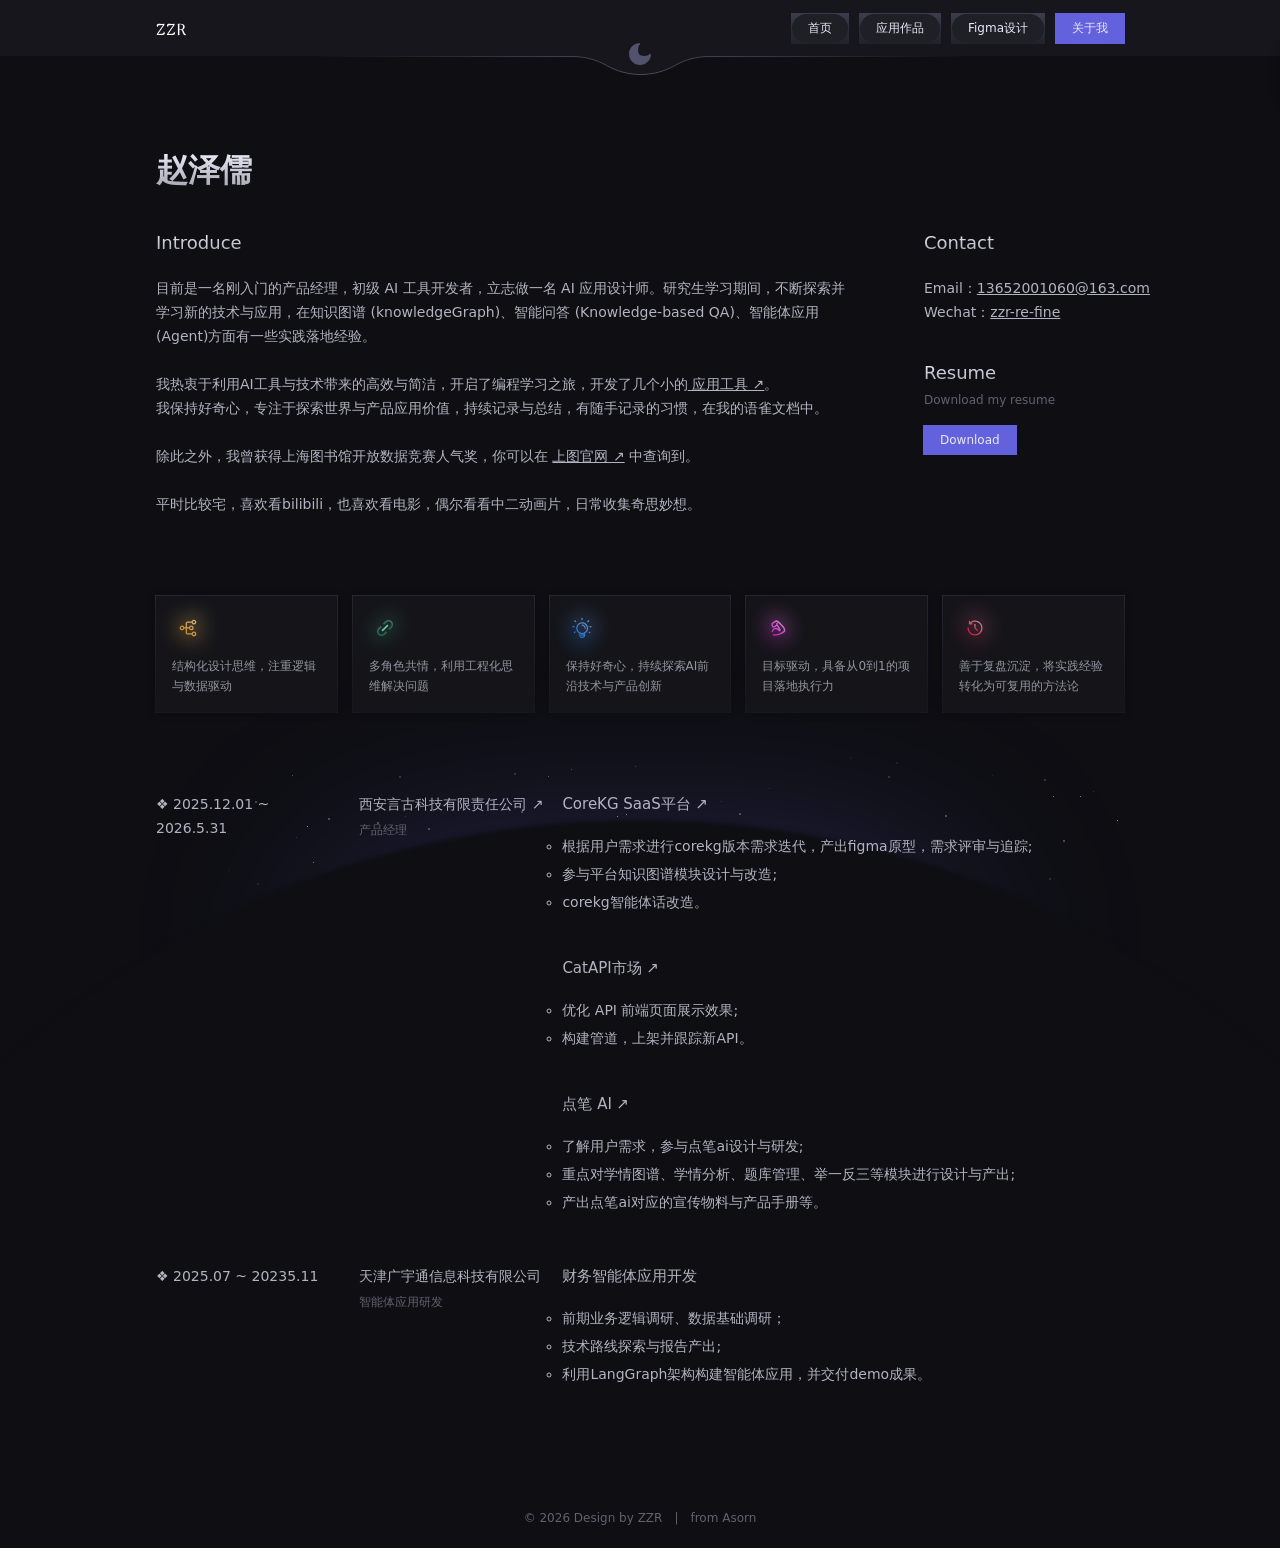
<file: about.html>
<!DOCTYPE html>
<html lang="zh-CN" style="color-scheme: dark;">
<head>
    <meta charset="UTF-8">
    <meta name="viewport" content="width=device-width, initial-scale=1.0">
    <title>zzr - About me</title>
    <link rel="stylesheet" href="./css/style.min.css">
    <link rel="shortcut icon" href="./assets/public/logo.svg"/>
</head>
<body>
    <canvas class="fireworks"></canvas>
    <div class="head">
        <div class="main">
            <a href="./index.html" class="logo"><img src="./assets/public/logo_text.svg"></a>
            <div class="menu">
                <li class="magical btn" onclick="window.location.href='./index.html'">首页</li>
                <li class="magical btn" onclick="window.location.href='./work.html'">应用作品</li>
                <li class="magical btn" onclick="window.location.href='./design.html'">Figma设计</li>
                <li class="magical btn nav" onclick="window.location.href='./about.html'">关于我</li>
            </div>
            <div class="menu" id="menu-expand">
                <li class="magical btn skin" id="menu-expand-child"><i class="icon menu-icon"></i></li>
            </div>
            <div id="menu-panel">
                <div class="menu-panel-content">
                    <li class="magical btn" onclick="window.location.href='./index.html'">首页</li>
                    <li class="magical btn" onclick="window.location.href='./work.html'">应用作品</li>
                    <li class="magical btn" onclick="window.location.href='./design.html'">Figma设计</li>
                    <li class="magical btn nav" onclick="window.location.href='./about.html'">关于我</li>
                </div>
            </div>
        </div>
        <blockquote><img src="./assets/public/logo.svg"></blockquote>
    </div>
    <div class="about">
        <div class="about-top">
            <div class="about-name">赵泽儒</div>
            <div class="about-info">
                <div class="about-info-left">
                    <div class="about-info-title">Introduce</div>
                    <div class="introduce-desc load-pro visible" data-i18n="about.intro" data-i18n-type="html">目前是一名刚入门的产品经理，初级 AI 工具开发者，立志做一名 AI 应用设计师。研究生学习期间，不断探索并学习新的技术与应用，在知识图谱 (knowledgeGraph)、智能问答 (Knowledge-based QA)、智能体应用 (Agent)方面有一些实践落地经验。<br><br>我热衷于利用AI工具与技术带来的高效与简洁，开启了编程学习之旅，开发了几个小的<a href="./work.html"> 应用工具 ↗</a>。<br>我保持好奇心，专注于探索世界与产品应用价值，持续记录与总结，有随手记录的习惯，在我的语雀文档中。<br><br>除此之外，我曾获得上海图书馆开放数据竞赛人气奖，你可以在 <a href="https://opendata.library.sh.cn/news/2024/10/14/" target="_blank">上图官网 ↗</a> 中查询到。<br><br>平时比较宅，喜欢看bilibili，也喜欢看电影，偶尔看看中二动画片，日常收集奇思妙想。<br><br></div>
                </div>

                

                <div class="about-info-right">
                    <div class="contact">
                        <div class="about-info-title">Contact</div>
                        <div class="contact-desc">
                            <div class="list">
                                <div class="list-label">Email：</div>
                                <div href="javascript:" class="list-value" id="email" tabindex="0" role="button"  title="点击复制邮箱">
                                    <a id="emailCopied">13652001060@163.com</a>
                                </div>
                                <span class="list-value copied">copied&nbsp;✓</span>
                            </div>
                            <div class="list">
                                <div class="list-label">Wechat：</div>
                                <div class="list-value">
                                    <a class="tooltip">zzr-re-fine
                                        <div class="tooltip-box">
                                            <img src="./assets/about/wechat.png">
                                        </div>
                                    </a>
                                </div>
                            </div>
                        </div>
                    </div>
                    <div class="resume">
                        <div class="about-info-title resume-title">Resume</div>
                        <div class="resume-desc">
                            <div class="resume-desc-helptext">Download my resume</div>
                            <div class="magical resume-btn"><a href="./assets/about/赵泽儒-简历.pdf" download="赵泽儒-简历.pdf">Download</a></div>
                        </div>
                    </div>
                </div>
            </div>
        </div>
        <div class="about-middle">
            <div class="power">
                <div class="list-00">
                    
                </div>
                <div class="list-01">
                    <div class="magical power-card">
                        <a>
                            <div class="card-img" style="background-image: url('./assets/about/logic.svg')"></div>
                            <div class="card-text">结构化设计思维，注重逻辑与数据驱动</div>
                        </a>
                    </div>
                    <div class="magical power-card">
                        <a>
                            <div class="card-img" style="background-image: url('./assets/about/pin.svg')"></div>
                            <div class="card-text">多角色共情，利用工程化思维解决问题</div>
                        </a>
                    </div>
                    <div class="magical power-card">
                        <a>
                            <div class="card-img" style="background-image: url('./assets/about/idea.svg')"></div>
                            <div class="card-text">保持好奇心，持续探索AI前沿技术与产品创新</div>
                        </a>
                    </div>
                    <div class="magical power-card">
                        <a>
                            <div class="card-img" style="background-image: url('./assets/about/power.svg')"></div>
                            <div class="card-text">目标驱动，具备从0到1的项目落地执行力</div>
                        </a>
                    </div>
                    <div class="magical power-card">
                        <a>
                            <div class="card-img" style="background-image: url('./assets/about/history.svg')"></div>
                            <div class="card-text">善于复盘沉淀，将实践经验转化为可复用的方法论</div>
                        </a>
                    </div>
                </div>
            </div>
        </div>
        <div class="about-bottom">
            <div class="experience">
                <div class="item">
                    <div class="time">❖ 2025.12.01 ~ 2026.5.31</div>
                    <div class="name">
                        <div class="company"><a href="https://yygu.cn/" target="_blank">西安言古科技有限责任公司 ↗</a></div>
                        <div class="job">产品经理</div>
                    </div>
                    <div class="project-experience">
                        <div class="item">
                            <div class="title">
                                <a class="project-link" href="https://corekg.com/" target="_blank">CoreKG SaaS平台 ↗</a>
                            </div>
                            <div class="desc">
                                <ul>
                                    <li>根据用户需求进行corekg版本需求迭代，产出figma原型，需求评审与追踪;</li>
                                    <li>参与平台知识图谱模块设计与改造;</li>
                                    <li>corekg智能体话改造。</li>
                                </ul>
                            </div>
                        </div>
                        <div class="item">
                            <div class="title">
                                <a class="project-link" href="https://catapi.insmtx.com/home" target="_blank">CatAPI市场 ↗</a>
                            </div>
                            <div class="desc">
                                <ul>
                                    <li>优化 API 前端页面展示效果;</li>
                                    <li>构建管道，上架并跟踪新API。</li>
                                </ul>
                            </div>
                        </div>
                         <div class="item">
                            <div class="title"><a class="project-link" href="https://dotpen.cn/" target="_blank">点笔 AI ↗</a></div>
                            <div class="desc">
                                <ul>
                                    <li>了解用户需求，参与点笔ai设计与研发;</li>
                                    <li>重点对学情图谱、学情分析、题库管理、举一反三等模块进行设计与产出;</li>
                                    <li>产出点笔ai对应的宣传物料与产品手册等。</li>
                                </ul>
                            </div>
                        </div>
                    </div>
                </div>
                <div class="item">
                    <div class="time">❖ 2025.07 ~ 20235.11</div>
                    <div class="name">
                        <div class="company"><a>天津广宇通信息科技有限公司</a></div>
                        <div class="job">智能体应用研发</div>
                    </div>
                    <div class="project-experience">
                        <div class="item">
                            <div class="title"><a>财务智能体应用开发</a></div>
                            <div class="desc">
                                <ul>
                                    <li>前期业务逻辑调研、数据基础调研；</li>
                                    <li>技术路线探索与报告产出;</li>
                                    <li>利用LangGraph架构构建智能体应用，并交付demo成果。</li>
                                </ul>
                            </div>
                        </div>
                    </div>
                </div>
            </div>
        </div>
    </div>
    <div class="footer">
        <div class="copyright">
            <div>© 2026 Design by <a href="https://asorn.cn/" target="_blank">ZZR</a></div>
            <span>|</span>
            <div class="fillings">
                <a href="https://asorn.cn/" target="_blank">from Asorn</a>
            </div>
            
            
        </div>
    </div>
    <div class="widget">
        <div class="shape-light"></div>
        <div class="shape-star">
            <div class="rising-stars rising-stars-visible">
                <div style="height:1px;width:1px"></div>
                <div style="height:2px;width:2px"></div>
                <div style="height:1px;width:1px"></div>
            </div>
        </div>
        <div class="shape-earth"></div>
    </div>
</body>
<script src="./js/main.min.js"></script>
<script src='./js/anime.js'></script>
<script src='./js/firework.js'></script>
</html>
</file>
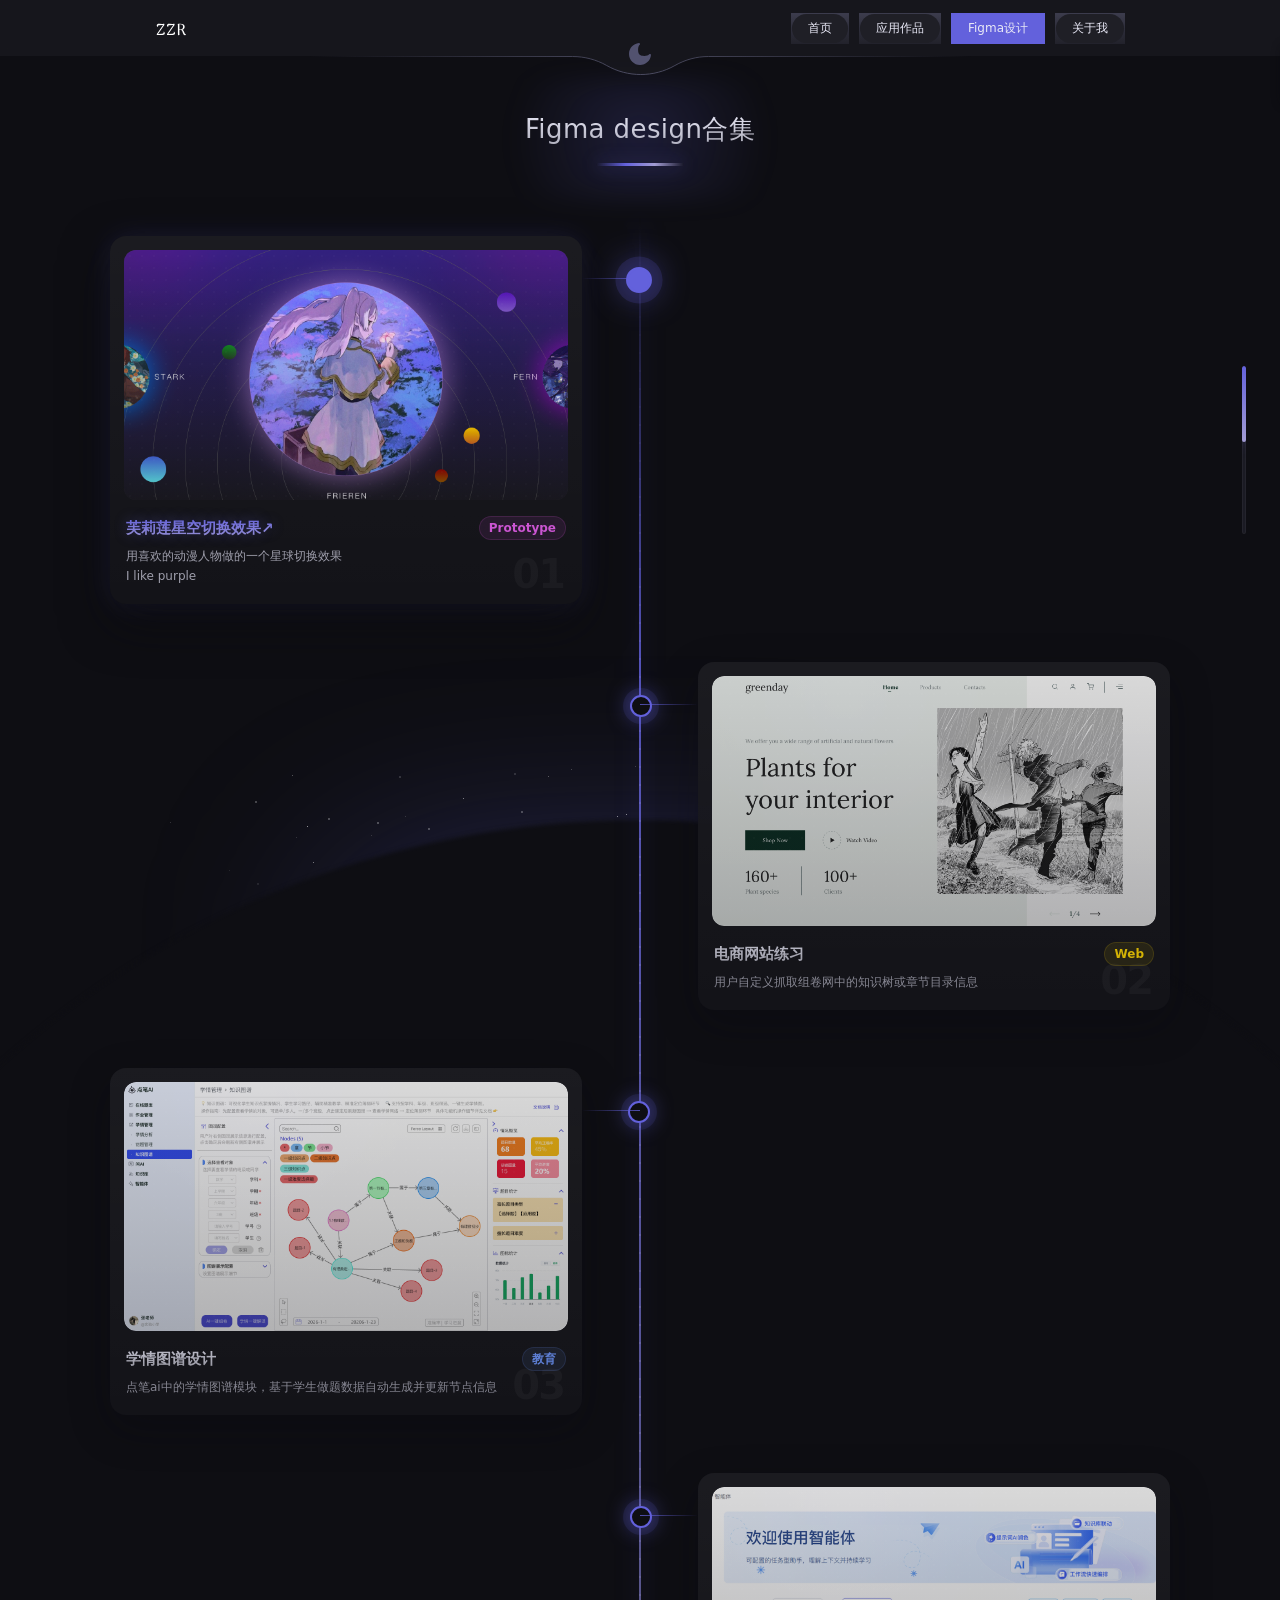
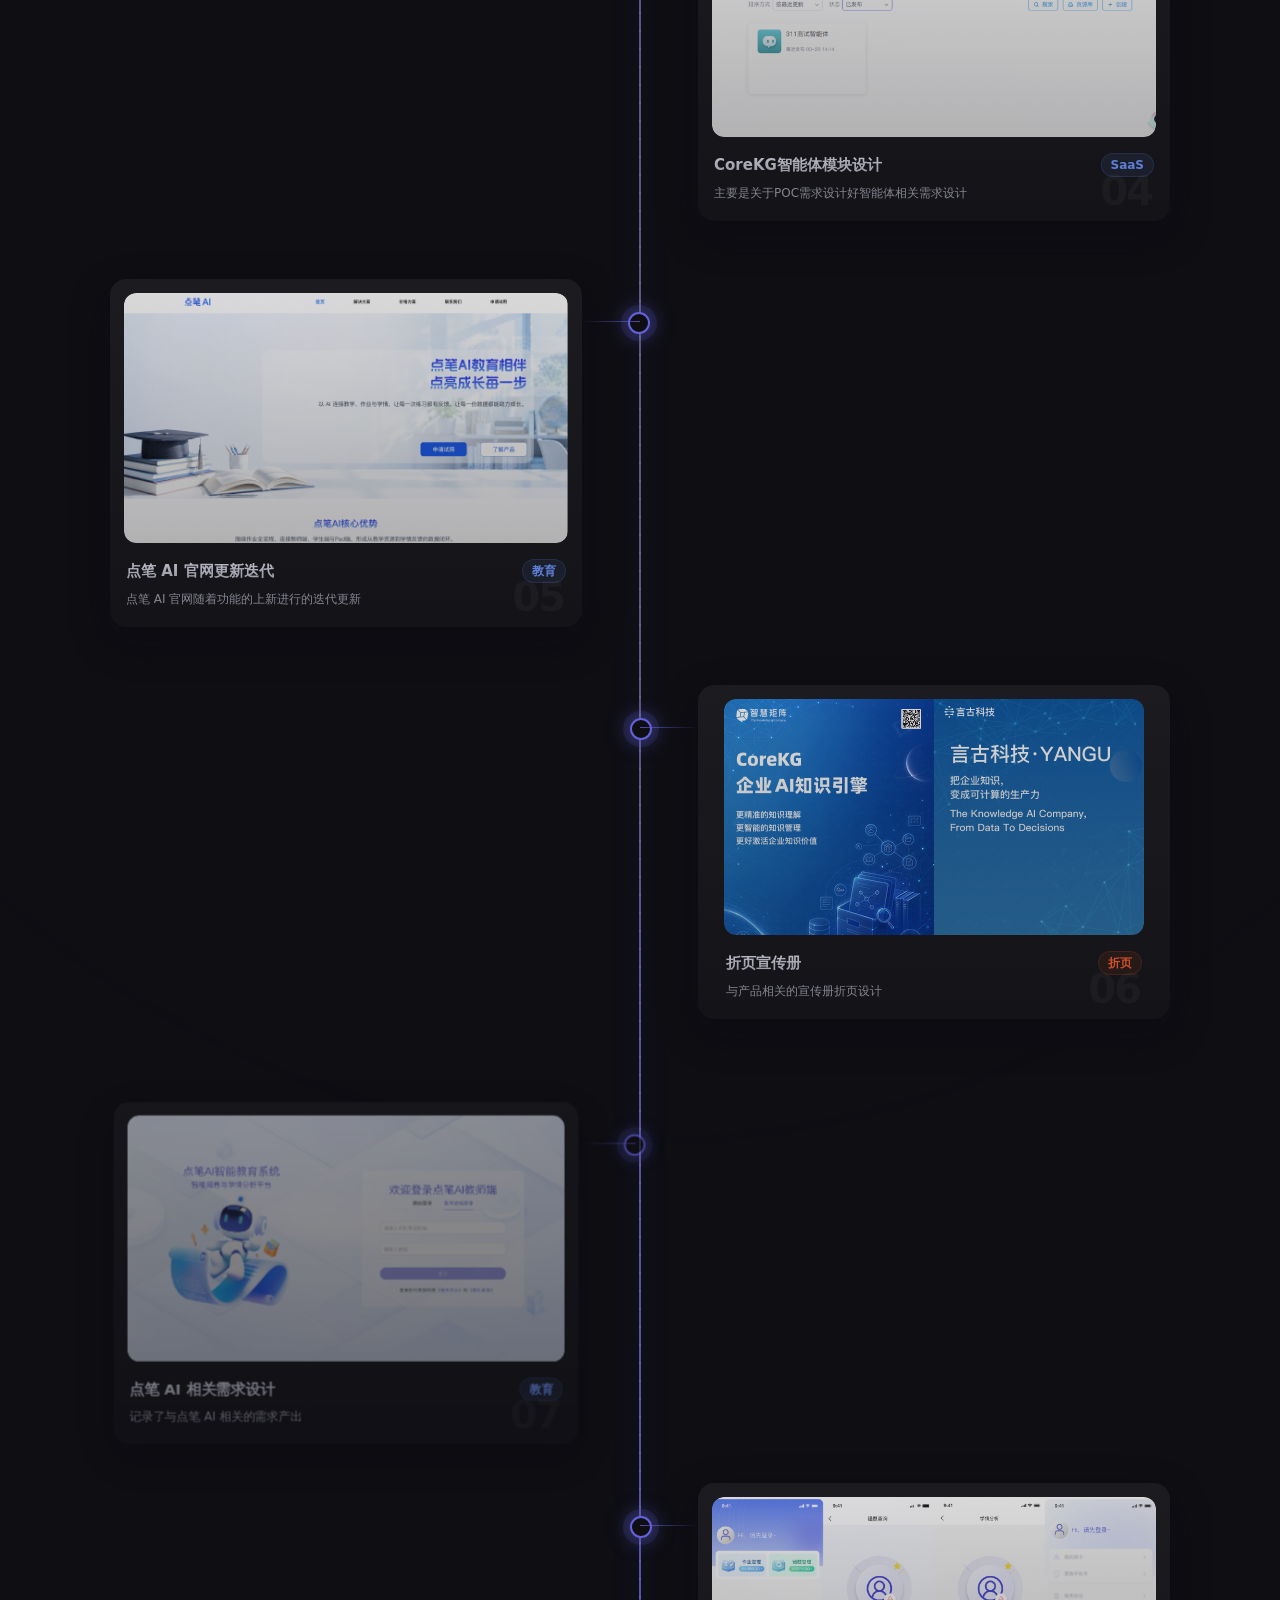
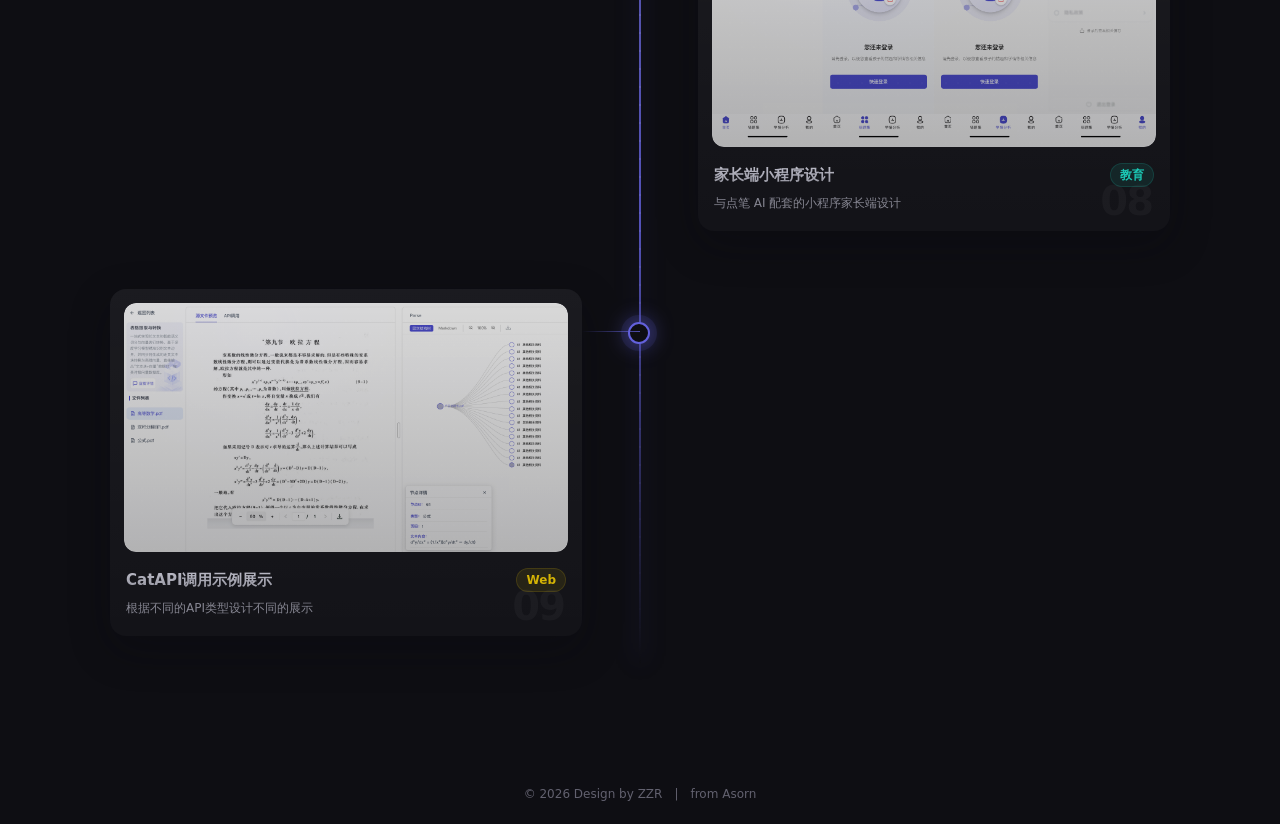
<file: design.html>
<!DOCTYPE html>
<html lang="zh-CN" style="color-scheme: dark;">
<head>
    <meta charset="UTF-8">
    <meta name="viewport" content="width=device-width, initial-scale=1.0">
    <title>zzr - Designs</title>
    <link rel="stylesheet" href="./css/style.min.css">
    <link rel="shortcut icon" href="./assets/public/logo.svg" />
</head>
<body>
    <canvas class="fireworks"></canvas>
    <div class="head">
        <div class="main">
            <a href="./index.html" class="logo"><img src="./assets/public/logo_text.svg"></a>
            <div class="menu">
                <li class="magical btn" onclick="window.location.href='./index.html'">首页</li>
                <li class="magical btn" onclick="window.location.href='./work.html'">应用作品</li>
                <li class="magical btn nav" onclick="window.location.href='./design.html'">Figma设计</li>
                <li class="magical btn" onclick="window.location.href='./about.html'">关于我</li>
            </div>
            <div class="menu" id="menu-expand">
                <li class="magical btn skin" id="menu-expand-child"><i class="icon menu-icon"></i></li>
            </div>
            <div id="menu-panel">
                <div class="menu-panel-content">
                    <li class="magical btn" onclick="window.location.href='./index.html'">首页</li>
                    <li class="magical btn" onclick="window.location.href='./work.html'">应用作品</li>
                    <li class="magical btn nav" onclick="window.location.href='./design.html'">Figma设计</li>
                    <li class="magical btn" onclick="window.location.href='./about.html'">关于我</li>
                </div>
            </div>
        </div>
        <blockquote><img src="./assets/public/logo.svg"></blockquote>
    </div>
    <div class="work design-timeline design-asorn">
        <div class="scroll-indicator" aria-hidden="true">
            <div class="scroll-thumb"></div>
        </div>

            <div class="work-title">
                <div class="title-hi">Figma design合集</div>
                <div class="title-line"></div>
            </div>

            <div class="card-list">
                <div class="magical item">
                    <a href="https://www.figma.com/proto/l603la9IdpBMPHW7kCk4aG/Practices?page-id=0%3A1&node-id=18-3&viewport=1015%2C287%2C0.35&t=mDRXp63EItwwCw0U-1&scaling=min-zoom&content-scaling=fixed&starting-point-node-id=18%3A3" target="_blank">
                        <div class="dark"><img class="cover" src="./assets/design/插画1.png"></div>
                        <div class="text">
                            <div class="title-area">
                                <div class="title">
                                    <div class="name">芙莉莲星空切换效果</div>
                                    <div class="name link"> ↗</div>
                                </div>
                                <div class="tag tag-prototype">Prototype</div>
                            </div>
                            <div class="desc">用喜欢的动漫人物做的一个星球切换效果<br>I like purple</div>
                        </div>
                    </a>
                </div>
                <div class="magical item">
                    <a href="https://www.figma.com/proto/l603la9IdpBMPHW7kCk4aG/Practices?page-id=0%3A1&node-id=35-2&viewport=358%2C567%2C0.39&t=osBiV75xOZ38YAFb-1&scaling=min-zoom&content-scaling=fixed&starting-point-node-id=18%3A3" target="_blank">
                        <div class="dark"><img class="cover" src="./assets/design/插画2.png"></div>
                        <div class="text">
                            <div class="title-area">
                                <div class="title">
                                    <div class="name">电商网站练习</div>
                                    <div class="name link"> ↗</div>
                                </div>
                                <div class="tag tag-web">Web</div>
                            </div>
                            <div class="desc">用户自定义抓取组卷网中的知识树或章节目录信息</div>
                        </div>
                    </a>
                </div>
                <div class="magical item">
                    <a href="https://www.figma.com/design/EbBfOAhkXgsVBSmjxDuw8y/Figma%E7%B4%A0%E6%9D%90%E6%94%B6%E9%9B%86?node-id=1-4063&t=e3NcdOePy6y6gy0I-4" target="_blank">
                        <div class="dark"><img class="cover" src="./assets/design/插画4.png"></div>
                        <div class="text">
                            <div class="title-area">
                                <div class="title">
                                    <div class="name">学情图谱设计</div>
                                    <div class="name link"> ↗</div>
                                </div>
                                <div class="tag tag-site">教育</div>
                            </div>
                            <div class="desc">点笔ai中的学情图谱模块，基于学生做题数据自动生成并更新节点信息</div>
                        </div>
                    </a>
                </div>
                <div class="magical item">
                    <a href="https://www.figma.com/design/EbBfOAhkXgsVBSmjxDuw8y/Figma%E7%B4%A0%E6%9D%90%E6%94%B6%E9%9B%86?node-id=1-56165&t=e3NcdOePy6y6gy0I-1" target="_blank">
                        <div class="dark"><img class="cover" src="./assets/design/插画7.png"></div>
                        <div class="text">
                            <div class="title-area">
                                <div class="title">
                                    <div class="name">CoreKG智能体模块设计</div>
                                    <div class="name link"> ↗</div>
                                </div>
                                <div class="tag tag-site">SaaS</div>
                            </div>
                            <div class="desc">主要是关于POC需求设计好智能体相关需求设计</div>
                        </div>
                    </a>
                </div>
                <div class="magical item">
                    <a href="https://www.figma.com/design/EbBfOAhkXgsVBSmjxDuw8y/Figma%E7%B4%A0%E6%9D%90%E6%94%B6%E9%9B%86?node-id=1-23578&t=e3NcdOePy6y6gy0I-1" target="_blank">
                        <div class="dark"><img class="cover" src="./assets/design/插画8.png"></div>
                        <div class="text">
                            <div class="title-area">
                                <div class="title">
                                    <div class="name">点笔 AI 官网更新迭代</div>
                                    <div class="name link"> ↗</div>
                                </div>
                                <div class="tag tag-site">教育</div>
                            </div>
                            <div class="desc">点笔 AI 官网随着功能的上新进行的迭代更新</div>
                        </div>
                    </a>
                </div>
                <div class="magical item">
                    <a href="https://www.figma.com/design/EbBfOAhkXgsVBSmjxDuw8y/Figma%E7%B4%A0%E6%9D%90%E6%94%B6%E9%9B%86?node-id=1-32048&t=e3NcdOePy6y6gy0I-1" target="_blank">
                        <div class="dark"><img class="cover" src="./assets/design/插画9.png"></div>
                        <div class="text">
                            <div class="title-area">
                                <div class="title">
                                    <div class="name">折页宣传册</div>
                                    <div class="name link"> ↗</div>
                                </div>
                                <div class="tag tag-pamphlet">折页</div>
                            </div>
                            <div class="desc">与产品相关的宣传册折页设计</div>
                        </div>
                    </a>
                </div>
                
                <div class="magical item">
                    <a href="https://www.figma.com/design/EbBfOAhkXgsVBSmjxDuw8y/Figma%E7%B4%A0%E6%9D%90%E6%94%B6%E9%9B%86?node-id=1-54190&t=e3NcdOePy6y6gy0I-4" target="_blank">
                        <div class="dark"><img class="cover" src="./assets/design/插画5.png"></div>
                        <div class="text">
                            <div class="title-area">
                                <div class="title">
                                    <div class="name">点笔 AI 相关需求设计</div>
                                    <div class="name link"> ↗</div>
                                </div>
                                <div class="tag tag-site">教育</div>
                            </div>
                            <div class="desc">记录了与点笔 AI 相关的需求产出</div>
                        </div>
                    </a>
                </div>
                <div class="magical item">
                    <a href="https://www.figma.com/design/EbBfOAhkXgsVBSmjxDuw8y/Figma%E7%B4%A0%E6%9D%90%E6%94%B6%E9%9B%86?node-id=2-75526&t=e3NcdOePy6y6gy0I-4" target="_blank">
                        <div class="dark"><img class="cover" src="./assets/design/插画6.png"></div>
                        <div class="text">
                            <div class="title-area">
                                <div class="title">
                                    <div class="name">家长端小程序设计</div>
                                    <div class="name link"> ↗</div>
                                </div>
                                <div class="tag tag-app">教育</div>
                            </div>
                            <div class="desc">与点笔 AI 配套的小程序家长端设计</div>
                        </div>
                    </a>
                </div>
               
                <div class="magical item">
                    <a href="https://www.figma.com/design/EbBfOAhkXgsVBSmjxDuw8y/Figma%E7%B4%A0%E6%9D%90%E6%94%B6%E9%9B%86?node-id=1-8&t=e3NcdOePy6y6gy0I-4" target="_blank">
                        <div class="dark"><img class="cover" src="./assets/design/插画3.png"></div>
                        <div class="text">
                            <div class="title-area">
                                <div class="title">
                                    <div class="name">CatAPI调用示例展示</div>
                                    <div class="name link"> ↗</div>
                                </div>
                                <div class="tag tag-web">Web</div>
                            </div>
                            <div class="desc">根据不同的API类型设计不同的展示</div>
                        </div>
                    </a>
                </div>



            </div>
        </div>
        <div class="footer">
            <div class="copyright">
            <div>© 2026 Design by <a href="https://asorn.cn/" target="_blank">ZZR</a></div>
            <span>|</span>
            <div class="fillings">
                <a href="https://asorn.cn/" target="_blank">from Asorn</a>
            </div>
        
            
            </div>
        </div>
        <div class="widget">
            <div class="shape-light"></div>
            <div class="shape-star">
                <div class="rising-stars rising-stars-visible">
                    <div style="height:1px;width:1px"></div>
                    <div style="height:2px;width:2px"></div>
                    <div style="height:1px;width:1px"></div>
                </div>
            </div>
            <div class="shape-earth"></div>
        </div>
</body>
<script>
    window.addEventListener("mousemove", function (e) {
        document.querySelectorAll(".magical").forEach(element => {
            const rect = element.getBoundingClientRect();
            const offsetX = e.clientX - rect.left;
            const offsetY = e.clientY - rect.top;
            element.style.setProperty("--mouse-x", `${offsetX}px`);
            element.style.setProperty("--mouse-y", `${offsetY}px`);
        });
    });
</script>
<script>
    (function () {
        const root = document.querySelector(".design-asorn");
        if (!root) return;

        const items = Array.from(root.querySelectorAll(".card-list .item"));
        const thumb = root.querySelector(".scroll-thumb");

        function updateDesignTimeline() {
            const maxScroll = Math.max(document.documentElement.scrollHeight - window.innerHeight, 1);
            const progress = Math.min(Math.max(window.scrollY / maxScroll, 0), 1);

            if (thumb) {
                const indicator = thumb.parentElement;
                const trackHeight = indicator ? indicator.clientHeight : 160;
                const thumbHeight = Math.max(44, Math.min(trackHeight * 0.45, trackHeight - 8));
                const moveY = (trackHeight - thumbHeight) * progress;
                thumb.style.height = thumbHeight + "px";
                thumb.style.transform = "translateY(" + moveY + "px)";
            }

            let closestItem = null;
            let closestDistance = Infinity;
            const viewportCenter = window.innerHeight / 2;

            items.forEach(function (item) {
                const rect = item.getBoundingClientRect();
                const itemCenter = rect.top + rect.height / 2;
                const distance = Math.abs(itemCenter - viewportCenter);

                if (distance < closestDistance) {
                    closestDistance = distance;
                    closestItem = item;
                }

                if (rect.top < window.innerHeight * 0.88 && rect.bottom > window.innerHeight * 0.12) {
                    item.classList.add("visible");
                }
            });

            items.forEach(function (item) {
                item.classList.toggle("active", item === closestItem);
            });
        }

        updateDesignTimeline();
        window.addEventListener("scroll", updateDesignTimeline, { passive: true });
        window.addEventListener("resize", updateDesignTimeline);
    })();
</script>

<script src="./js/main.min.js"></script>
<script src='./js/anime.js'></script>
<script src='./js/firework.js'></script>
</html>
</file>
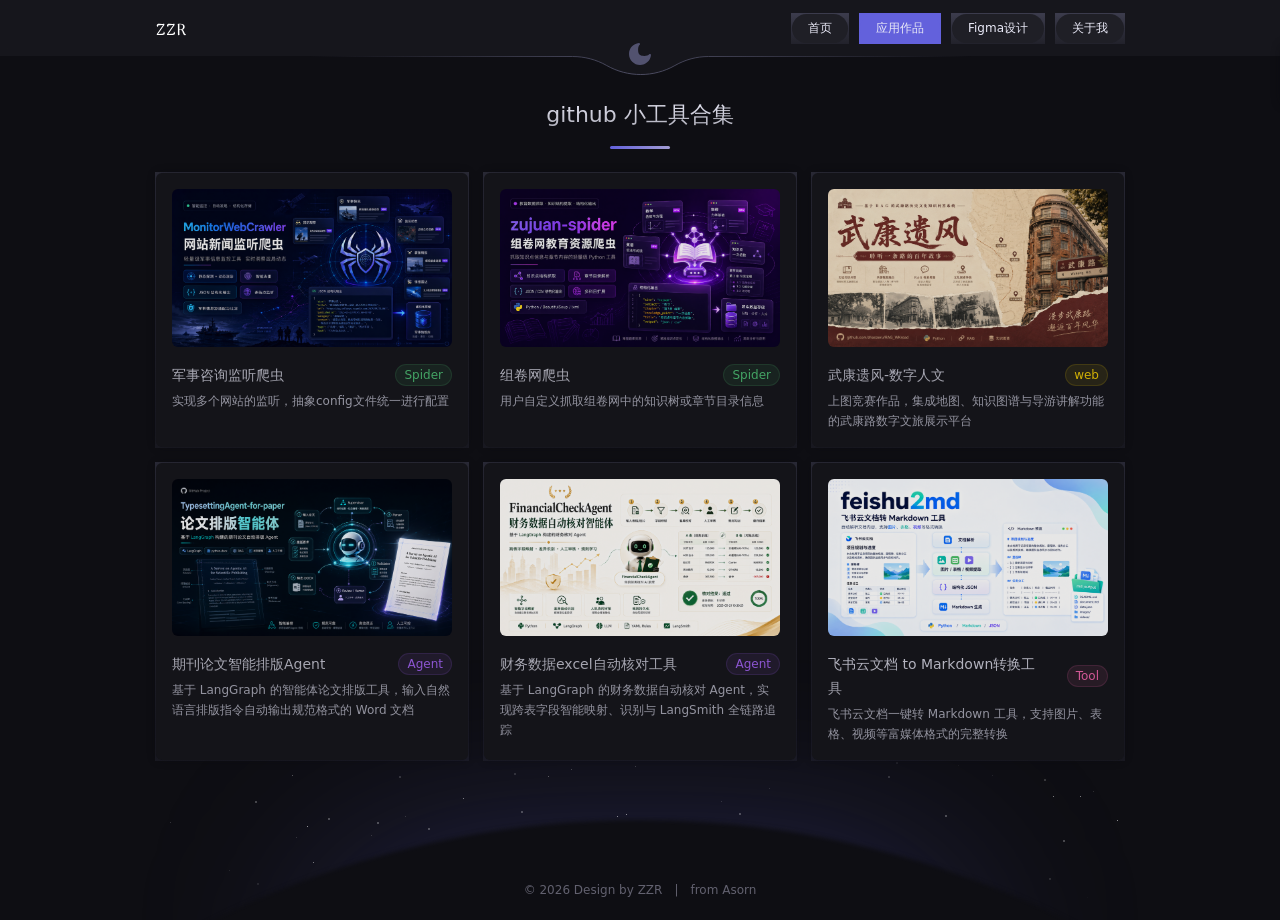
<file: work.html>
<!DOCTYPE html>
<html lang="zh-CN" style="color-scheme: dark;">
<head>
    <meta charset="UTF-8">
    <meta name="viewport" content="width=device-width, initial-scale=1.0">
    <title>zzr - Works</title>
    <link rel="stylesheet" href="./css/style.min.css">
    <link rel="shortcut icon" href="./assets/public/logo.svg"/>
</head>
<body>
    <canvas class="fireworks"></canvas>
    <div class="head">
        <div class="main">
            <a href="./index.html" class="logo"><img src="./assets/public/logo_text.svg"></a>
            <div class="menu">
                <li class="magical btn" onclick="window.location.href='./index.html'">首页</li>
                <li class="magical btn nav" onclick="window.location.href='./work.html'">应用作品</li>
                <li class="magical btn" onclick="window.location.href='./design.html'">Figma设计</li>
                <li class="magical btn" onclick="window.location.href='./about.html'">关于我</li>
            </div>
            <div class="menu" id="menu-expand">
                <li class="magical btn skin" id="menu-expand-child"><i class="icon menu-icon"></i></li>
            </div>
            <div id="menu-panel">
                <div class="menu-panel-content">
                    <li class="magical btn" onclick="window.location.href='./index.html'">首页</li>
                    <li class="magical btn nav" onclick="window.location.href='./work.html'">应用作品</li>
                    <li class="magical btn" onclick="window.location.href='./design.html'">Figma设计</li>
                    <li class="magical btn" onclick="window.location.href='./about.html'">关于我</li>
                </div>
            </div>
        </div>
        <blockquote><img src="./assets/public/logo.svg"></blockquote>
    </div>
    <div class="work">

            <div class="work-title">
                <div class="title-hi">github 小工具合集</div>
                <div class="title-line"></div>
            </div>

            <div class="card-list">
                <div class="magical item">
                    <a href="https://github.com/zhaozeru/MonitorWebCrawler" target="_blank">
                        <div class="dark"><img class="cover" src="./assets/work/未来军事情报监控界面.png"></div>
                        <div class="text">
                            <div class="title-area">
                                <div class="title">
                                    <div class="name">军事咨询监听爬虫</div>
                                    <div class="name link"> ↗</div>
                                </div>
                                <div class="tag tag-spider">Spider</div>
                            </div>
                            <div class="desc">实现多个网站的监听，抽象config文件统一进行配置</div>
                        </div>
                    </a>
                </div>
                <div class="magical item">
                    <a href="https://github.com/zhaozeru/zujuan-spider" target="_blank">
                        <div class="dark"><img class="cover" src="./assets/work/教育数据抓取与分析工具.png"></div>
                        <div class="text">
                            <div class="title-area">
                                <div class="title">
                                    <div class="name">组卷网爬虫</div>
                                    <div class="name link"> ↗</div>
                                </div>
                                <div class="tag tag-spider">Spider</div>
                            </div>
                            <div class="desc">用户自定义抓取组卷网中的知识树或章节目录信息</div>
                        </div>
                    </a>
                </div>
                <div class="magical item">
                    <a href="https://github.com/zhaozeru/RAG_WKroad" target="_blank">
                        <div class="dark"><img class="cover" src="./assets/work/武康路历史探秘.png"></div>
                        <div class="text">
                            <div class="title-area">
                                <div class="title">
                                    <div class="name">武康遗风-数字人文</div>
                                    <div class="name link"> ↗</div>
                                </div>
                                <div class="tag tag-web">web</div>
                            </div>
                            <div class="desc">上图竞赛作品，集成地图、知识图谱与导游讲解功能的武康路数字文旅展示平台</div>
                        </div>
                    </a>
                </div>
                <div class="magical item">
                    <a href="https://github.com/zhaozeru/TypesettingAgent-for-paper" target="_blank">
                        <div class="dark"><img class="cover" src="./assets/work/论文排版智能体宣传海报.png"></div>
                        <div class="text">
                            <div class="title-area">
                                <div class="title">
                                    <div class="name">期刊论文智能排版Agent</div>
                                    <div class="name link"> ↗</div>
                                </div>
                                <div class="tag tag-agent">Agent</div>
                            </div>
                            <div class="desc">基于 LangGraph 的智能体论文排版工具，输入自然语言排版指令自动输出规范格式的 Word 文档</div>
                        </div>
                    </a>
                </div>
                <div class="magical item">
                    <a href="https://github.com/zhaozeru/FinancialCheckAgent" target="_blank">
                        <div class="dark"><img class="cover" src="./assets/work/智能财务核对系统界面.png"></div>
                        <div class="text">
                            <div class="title-area">
                                <div class="title">
                                    <div class="name">财务数据excel自动核对工具</div>
                                    <div class="name link"> ↗</div>
                                </div>
                                <div class="tag tag-agent">Agent</div>
                            </div>
                            <div class="desc">基于 LangGraph 的财务数据自动核对 Agent，实现跨表字段智能映射、识别与 LangSmith 全链路追踪</div>
                        </div>
                    </a>
                </div>
                <div class="magical item">
                    <a href="https://github.com/zhaozeru/feishu2md" target="_blank">
                        <div class="dark"><img class="cover" src="./assets/work/飞书文档转Markdown工具展示.png"></div>
                        <div class="text">
                            <div class="title-area">
                                <div class="title">
                                    <div class="name">飞书云文档 to Markdown转换工具</div>
                                    <div class="name link"> ↗</div>
                                </div>
                                <div class="tag tag-tool">Tool</div>
                            </div>
                            <div class="desc">飞书云文档一键转 Markdown 工具，支持图片、表格、视频等富媒体格式的完整转换</div>
                        </div>
                    </a>
                </div>
               
            </div>
        </div>
        <div class="footer">
            <div class="copyright">
            <div>© 2026 Design by <a href="https://asorn.cn/" target="_blank">ZZR</a></div>
            <span>|</span>
            <div class="fillings">
                <a href="https://asorn.cn/" target="_blank">from Asorn</a>
            </div>
        
            
            </div>
        </div>
        <div class="widget">
            <div class="shape-light"></div>
            <div class="shape-star">
                <div class="rising-stars rising-stars-visible">
                    <div style="height:1px;width:1px"></div>
                    <div style="height:2px;width:2px"></div>
                    <div style="height:1px;width:1px"></div>
                </div>
            </div>
            <div class="shape-earth"></div>
        </div>
</body>
<script>
    window.addEventListener("mousemove", function (e) {
        document.querySelectorAll(".magical").forEach(element => {
            const rect = element.getBoundingClientRect();
            const offsetX = e.clientX - rect.left;
            const offsetY = e.clientY - rect.top;
            element.style.setProperty("--mouse-x", `${offsetX}px`);
            element.style.setProperty("--mouse-y", `${offsetY}px`);
        });
    });
</script>
<script src="./js/main.min.js"></script>
<script src='./js/anime.js'></script>
<script src='./js/firework.js'></script>
</html>
</file>
<file: css/style.min.css>
@media screen and (max-width: 768px){.about-info{flex-direction:column}.list-00,.list-01{grid-template-columns:1fr 1fr !important}.about-bottom .experience .item{grid-template-columns:none !important;grid-template-rows:1fr !important}.blog-left{display:none}.menu{display:none !important}#menu-expand{display:block !important}.hello::after{width:320px !important;height:320px !important}.copyright span,.fillings,.friends{display:none !important}}@media screen and (min-width: 769px){#menu-panel{left:100vw !important}}*{border:0;margin:0;padding:0;box-sizing:border-box;list-style:none;font-size:12px;text-decoration:unset}body{background-color:#0e0e13;color:#e8e8f6;font-family:Roboto,system-ui,-apple-system,"Segoe UI","Helvetica Neue",Arial,"Liberation Sans",sans-serif,"Apple Color Emoji","Segoe UI Emoji","Segoe UI Symbol","Noto Color Emoji";-webkit-font-smoothing:antialiased;overflow-x:hidden}.fireworks{position:fixed;top:0;left:0;width:100%;height:100%;display:block;z-index:-999}.icon{font-size:0}.icon.dark::before{content:url(../assets/public/skin_light.svg)}.icon.menu-icon::before{content:url(../assets/public/menu_icon.svg)}.magical{--circle-size: 600px;--inset: 1px;--border: $border-radius-default;position:relative;display:flex;align-items:center;justify-content:center;border-radius:var(--border);background-color:#0e0e13}.magical::before,.magical::after{content:"";position:absolute;width:calc(100% + var(--inset)*2);height:calc(100% + var(--inset)*2);border-radius:var(--border);inset:calc(0 - var(--inset))}.magical::before{background:radial-gradient(var(--circle-size) circle at var(--mouse-x) var(--mouse-y), rgba(255, 255, 255, 0.3), transparent 40%);z-index:-1}.magical::after{background:linear-gradient(180deg, rgba(78, 78, 100, 0.48) 0%, rgba(78, 78, 100, 0.2) 100%);z-index:-2}.magical .show{width:100%;height:100%;position:absolute;border-radius:var(--border);opacity:0;pointer-events:none;background:radial-gradient(var(--circle-size) circle at var(--mouse-x) var(--mouse-y), rgba(255, 255, 255, 0.01), transparent 40%)}.btn{--border: $border-radius-full;background-image:radial-gradient(var(--circle-size) circle at var(--mouse-x) var(--mouse-y), rgba(255, 255, 255, 0.06), transparent 40%)}.btn::before{background:radial-gradient(var(--circle-size) circle at var(--mouse-x) var(--mouse-y), rgba(255, 255, 255, 0.4), transparent 40%)}.btn::after{background:linear-gradient(180deg, rgba(78, 78, 100, 0.68) 0%, rgba(78, 78, 100, 0.2) 100%)}.head{position:fixed;padding:0 40px;width:100%;--height: 56px;height:var(--height);display:flex;justify-content:center;align-items:center;--mw: 968px}.head .main{width:100%;display:flex;justify-content:space-between;align-items:center;max-width:var(--mw)}.head{background:rgba(25,25,32,.8);backdrop-filter:blur(4px);flex-direction:column;z-index:100}.head .logo{height:20px}.head #menu-expand{display:none}.head #menu-expand.active{pointer-events:none}.head #menu-expand.active+#menu-panel{left:40px}.head #menu-expand>.menu-icon{transition:transform .5s}.head #menu-expand .active #menu-expand>.menu-icon{transform:rotate(45deg)}@keyframes goOut{0%{left:40px}100%{left:100vw}}.head .menu{display:flex;gap:12px}.head .menu li{--circle-size: 100px;border-radius:9999px;padding:6px 16px;cursor:pointer;background-color:#1f1f26;transition:.3s background ease-in-out}.head .menu li.nav,.head .menu li.nav::before{background-color:#6361dc}.head .menu .skin{width:14px;padding:6px 13px}.head #menu-panel{width:calc(100vw - 80px);position:absolute;top:44px;left:100vw;padding:16px 24px;background:rgba(25,25,32,.96);backdrop-filter:blur(4px);border-radius:6px;box-shadow:0px 0px 8px 0px rgba(10,10,14,.4);z-index:101}.head #menu-panel .menu-panel-content{display:flex;flex-direction:row;flex-wrap:wrap;justify-content:flex-end;gap:16px}.head #menu-panel .menu-panel-content li{--circle-size: 100px;border-radius:9999px;padding:6px 16px;cursor:pointer;background-color:#1f1f26;transition:.3s background ease-in-out}.head #menu-panel .menu-panel-content li.nav,.head #menu-panel .menu-panel-content li.nav::before{background-color:#6361dc}.head blockquote{position:absolute;inset:calc(20px + var(--height)) 0 0;font-size:0;width:100%;display:flex;align-items:flex-end;justify-content:center}.head blockquote::after{content:"";position:absolute;bottom:0;left:0;right:0;height:20px;background:url("../assets/public/head_bottom_line.svg") no-repeat center top;z-index:-1}.head blockquote img{margin-bottom:10px;animation:rotate 6s linear infinite}@keyframes rotate{0%{transform:rotate(0deg)}100%{transform:rotate(360deg)}}.footer{padding:60px 40px 20px 40px;font-size:12px;line-height:20px;color:#62616f}.footer .copyright{display:flex;justify-content:center;align-items:center;--mw: 968px}.footer .copyright .main{width:100%;display:flex;justify-content:space-between;align-items:center;max-width:var(--mw)}.footer .copyright{gap:12px}.footer .copyright a{transition:color .15s ease-in;color:#62616f}.footer .copyright a:hover{color:#6361dc}.footer .copyright .friends{display:flex;justify-content:center;align-items:center;--mw: 968px}.footer .copyright .friends .main{width:100%;display:flex;justify-content:space-between;align-items:center;max-width:var(--mw)}.footer .copyright .friends{gap:8px}.widget{display:flex;justify-content:center;align-items:center;--mw: 968px}.widget .main{width:100%;display:flex;justify-content:space-between;align-items:center;max-width:var(--mw)}.widget .shape-light{z-index:-99;position:fixed;bottom:-180px;width:600px;height:200px;border-radius:9999px;background:rgba(99,97,220,.4);filter:blur(100px)}.widget .shape-star{position:fixed;z-index:-98;bottom:0;height:150px;width:var(--mw);-webkit-mask-image:linear-gradient(180deg, rgba(217, 217, 217, 0) 0%, rgba(217, 217, 217, 0.8) 25%, #d9d9d9 50%, rgba(217, 217, 217, 0.8) 75%, rgba(217, 217, 217, 0) 100%);mask-image:linear-gradient(180deg, rgba(217, 217, 217, 0) 0%, rgba(217, 217, 217, 0.8) 25%, #d9d9d9 50%, rgba(217, 217, 217, 0.8) 75%, rgba(217, 217, 217, 0) 100%);-webkit-mask-size:cover;mask-size:cover}@keyframes risingStarsAnination{0%{transform:translateZ(0) translateY(0)}to{transform:translateZ(0) translateY(-2000px)}}.widget .shape-star .rising-stars{opacity:.7;pointer-events:none}.widget .shape-star .rising-stars div{background:rgba(0,0,0,0);border-radius:50%}.widget .shape-star .rising-stars div:nth-child(1){animation-duration:100s !important;box-shadow:136px 13273px #fff,347px 1735px #fff,813px 1674px #fff,1949px 440px #fff,1440px 41px #fff,437px 1122px #fff,406px 430px #fff,1014px 25px #fff,1330px 1616px #fff,1636px 1496px #fff,1358px 800px #fff,48px 857px #fff,900px 1821px #fff,906px 1975px #fff,832px 163px #fff,1911px 1480px #fff,576px 523px #fff,783px 1435px #fff,738px 1712px #fff,1822px 193px #fff,1168px 1172px #fff,480px 687px #fff,798px 337px #fff,1747px 824px #fff,1296px 1690px #fff,1277px 1786px #fff,1941px 1271px #fff,1925px 784px #fff,400px 1302px #fff,112px 882px #fff,1008px 1624px #fff,55px 1604px #fff,1143px 1555px #fff,1354px 1344px #fff,1687px 601px #fff,651px 617px #fff,984px 1737px #fff,505px 1689px #fff,634px 1460px #fff,770px 827px #fff,315px 833px #fff,192px 1677px #fff,1324px 580px #fff,1862px 1217px #fff,157px 1255px #fff,1265px 1949px #fff,259px 482px #fff,1925px 39px #fff,1823px 1401px #fff,172px 1227px #fff,1120px 662px #fff,621px 681px #fff,959px 1389px #fff,370px 367px #fff,1629px 754px #fff,117px 756px #fff,415px 19px #fff,1158px 1227px #fff,36px 322px #fff,315px 1172px #fff,1156px 1010px #fff,758px 828px #fff,1576px 1585px #fff,725px 1487px #fff,1987px 1199px #fff,832px 827px #fff,1162px 92px #fff,103px 1868px #fff,588px 198px #fff,695px 984px #fff,1256px 1513px #fff,29px 924px #fff,1991px 1022px #fff,317px 932px #fff,114px 1610px #fff,1073px 1420px #fff,1161px 1045px #fff,684px 312px #fff,250px 419px #fff,151px 76px #fff,1228px 400px #fff,1381px 202px #fff,1210px 207px #fff,951px 1633px #fff,1585px 1768px #fff,1187px 1462px #fff,231px 1455px #fff,1457px 1778px #fff,1604px 75px #fff,1952px 1575px #fff,1870px 10px #fff,1240px 1824px #fff,591px 554px #fff,1696px 112px #fff,1618px 662px #fff,860px 1971px #fff,899px 1140px #fff,1334px 285px #fff,1051px 732px #fff,267px 1737px #fff,1363px 965px #fff,1829px 1718px #fff,1966px 1063px #fff,979px 1908px #fff,1654px 1085px #fff,416px 1055px #fff,1758px 576px #fff,1604px 720px #fff,840px 143px #fff,852px 1385px #fff,411px 1808px #fff,992px 28px #fff,1461px 122px #fff,1110px 671px #fff,221px 1734px #fff,1886px 1139px #fff,1963px 1765px #fff,406px 456px #fff,461px 1710px #fff,524px 1305px #fff,905px 1265px #fff,731px 126px #fff,1748px 186px #fff,759px 1511px #fff,1502px 1174px #fff,163px 1326px #fff,1236px 416px #fff,963px 1543px #fff,509px 373px #fff,1965px 942px #fff,1621px 1614px #fff,211px 515px #fff,1064px 990px #fff,475px 715px #fff,1977px 366px #fff,1480px 1801px #fff,693px 701px #fff,944px 628px #fff,1870px 1324px #fff,1745px 442px #fff,753px 1087px #fff,1639px 620px #fff,1838px 1570px #fff,1945px 1028px #fff,1692px 1037px #fff,276px 440px #fff,668px 1787px #fff,440px 1541px #fff,1493px 199px #fff,1930px 1584px #fff,1856px 700px #fff,1161px 682px #fff,1671px 664px #fff,286px 1182px #fff,1933px 1388px #fff,743px 1367px #fff,849px 1823px #fff,136px 25px #fff,568px 102px #fff,659px 687px #fff,27px 211px #fff,1980px 602px #fff,383px 176px #fff,1124px 470px #fff,1143px 100px #fff,1744px 1751px #fff,689px 614px #fff,596px 1867px #fff,710px 883px #fff,637px 202px #fff,1372px 962px #fff,1595px 1650px #fff,1491px 1428px #fff,873px 235px #fff,1127px 582px #fff,700px 140px #fff,1470px 1395px #fff,1133px 1532px #fff,1736px 1749px #fff,1841px 228px #fff,529px 1790px #fff,1084px 1246px #fff,1365px 230px #fff,529px 304px #fff,528px 1689px #fff,1549px 1892px #fff,975px 1315px #fff,1924px 1909px #fff,423px 115px #fff,1198px 432px #fff,1081px 956px #fff,1890px 1360px #fff,872px 535px #fff,781px 630px #fff,1010px 197px #fff,651px 125px #fff,1569px 1159px #fff,233px 759px #fff,372px 139px #fff,742px 1233px #fff,302px 1514px #fff,1159px 879px #fff,1536px 213px #fff,1212px 49px #fff,897px 1653px #fff,1735px 765px #fff,1086px 410px #fff,609px 1933px #fff,127px 172px #fff,179px 1873px #fff,584px 299px #fff,861px 1050px #fff,400px 234px #fff,1401px 806px #fff,1086px 47px #fff,1735px 1844px #fff,1874px 1698px #fff,975px 720px #fff,164px 845px #fff,461px 66px #fff,894px 1102px #fff,151px 1968px #fff,258px 1303px #fff,366px 593px #fff,390px 1023px #fff,1296px 661px #fff,308px 285px #fff,554px 1926px #fff,1409px 527px #fff,1661px 316px #fff,101px 439px #fff,1051px 1323px #fff,1144px 1541px #fff,479px 16px #fff,1172px 911px #fff,1087px 1807px #fff,1699px 628px #fff,1859px 1056px #fff,571px 1977px #fff,137px 1578px #fff,906px 847px #fff,1071px 430px #fff,212px 323px #fff,353px 276px #fff,680px 316px #fff,1781px 1151px #fff,137px 1426px #fff,1270px 1679px #fff,696px 220px #fff,587px 184px #fff,704px 795px #fff,1646px 907px #fff,1546px 11px #fff,369px 1976px #fff,1199px 815px #fff,290px 913px #fff,159px 1921px #fff,955px 1406px #fff,748px 1132px #fff,1388px 1674px #fff,1390px 1925px #fff,961px 70px #fff,1015px 927px #fff,470px 64px #fff,1125px 684px #fff,615px 1839px #fff,1318px 1437px #fff,1338px 1130px #fff,295px 1857px #fff,1656px 1208px #fff,1550px 1250px #fff,595px 1523px #fff,943px 1812px #fff,976px 1048px #fff,175px 1883px #fff,641px 1066px #fff,1115px 758px #fff,1726px 1072px #fff,1403px 1085px #fff,1601px 935px #fff,221px 877px #fff,1318px 1484px #fff,1382px 1995px #fff,737px 1875px #fff,772px 1635px #fff,869px 1654px #fff,1179px 18px #fff,518px 695px #fff,691px 1963px #fff,1290px 1259px #fff,121px 1616px #fff,531px 1751px #fff,538px 968px #fff,1492px 1387px #fff,848px 1586px #fff,665px 1946px #fff,307px 984px #fff,593px 1790px #fff,282px 981px #fff,1383px 1886px #fff,1220px 1353px #fff,537px 1893px #fff,1228px 1085px #fff,1415px 532px #fff,660px 982px #fff,308px 1837px #fff,1644px 694px #fff,1137px 296px #fff,1010px 450px #fff,1405px 1366px #fff,1823px 1910px #fff,623px 1983px #fff,585px 716px #fff,1521px 888px #fff,334px 1235px #fff,989px 1957px #fff,1055px 1917px #fff,1012px 1921px #fff,502px 793px #fff,362px 394px #fff,437px 1451px #fff,49px 1224px #fff,1883px 326px #fff,235px 1679px #fff,355px 1148px #fff,204px 907px #fff,1405px 851px #fff,404px 986px #fff,126px 239px #fff,1311px 1960px #fff,1178px 804px #fff,692px 1467px #fff,523px 1043px #fff,259px 1128px #fff,940px 229px #fff,733px 590px #fff,845px 1397px #fff,64px 383px #fff,220px 1136px #fff,307px 48px #fff,1996px 1239px #fff,495px 322px #fff,1245px 1786px #fff,392px 26px #fff,1053px 835px #fff,68px 296px #fff,1165px 63px #fff,1992px 584px #fff,1947px 881px #fff,1012px 205px #fff,419px 1901px #fff,91px 667px #fff,558px 1692px #fff,129px 252px #fff,369px 428px #fff,241px 1865px #fff,289px 1345px #fff,1591px 1655px #fff,29px 585px #fff,489px 885px #fff,342px 307px #fff,589px 658px #fff,1069px 348px #fff,355px 690px #fff,1141px 483px #fff,299px 1211px #fff,217px 1040px #fff,266px 524px #fff,1151px 304px #fff,777px 1096px #fff,1166px 1726px #fff,1332px 819px #fff,986px 1727px #fff,87px 1949px #fff,1962px 83px #fff,133px 708px #fff,1603px 504px #fff,487px 1316px #fff,216px 863px #fff,877px 162px #fff,1234px 1181px #fff,1102px 1118px #fff,509px 475px #fff,621px 935px #fff,658px 589px #fff,665px 1606px #fff,878px 1542px #fff,864px 882px #fff,1070px 1310px #fff,1983px 1146px #fff,1673px 1885px #fff,1008px 351px #fff,1896px 494px #fff,1523px 1071px #fff,1424px 773px #fff,1077px 571px #fff,281px 602px #fff,19px 1135px #fff,852px 1826px #fff,1114px 1291px #fff,956px 257px #fff,1956px 1188px #fff,1779px 284px #fff,204px 613px #fff,1892px 1213px #fff,1787px 1914px #fff,1732px 695px #fff,1497px 375px #fff,1266px 1719px #fff,1668px 1242px #fff,931px 147px #fff,399px 1359px #fff,1626px 518px #fff,840px 1495px #fff,145px 926px #fff,924px 46px #fff,1907px 1649px #fff,953px 1435px #fff,1530px 373px #fff,320px 1346px #fff,1007px 581px #fff,897px 46px #fff,926px 1693px #fff,1187px 370px #fff,69px 939px #fff,64px 1548px #fff,66px 491px #fff,1871px 676px #fff,1240px 722px #fff,1223px 216px #fff,1743px 1566px #fff,1901px 1944px #fff,918px 583px #fff,285px 601px #fff,1303px 263px #fff,1156px 1288px #fff,1897px 61px #fff,463px 1533px #fff,98px 1153px #fff,1430px 1811px #fff,304px 651px #fff,722px 260px #fff,219px 1577px #fff,157px 112px #fff,1146px 1534px #fff,972px 230px #fff,529px 962px #fff,91px 947px #fff,410px 1245px #fff,1556px 586px #fff,591px 1038px #fff,1571px 892px #fff,236px 1129px #fff,976px 1915px #fff,903px 590px #fff,939px 521px #fff,697px 859px #fff,1192px 71px #fff,614px 366px #fff,1197px 1094px #fff,1433px 839px #fff,1689px 1700px #fff,1023px 1084px #fff,176px 1110px #fff,12px 830px #fff,1880px 1619px #fff,1914px 994px #fff,218px 987px #fff,1585px 517px #fff,1837px 502px #fff,1878px 1043px #fff,30px 837px #fff,1582px 1999px #fff,1698px 940px #fff,613px 266px #fff,1628px 29px #fff,1113px 180px #fff,239px 269px #fff,1903px 449px #fff,1788px 1095px #fff,51px 1761px #fff,421px 1073px #fff,353px 292px #fff,1612px 749px #fff,986px 601px #fff,450px 343px #fff,1386px 1341px #fff,204px 848px #fff,1527px 110px #fff,379px 1993px #fff,820px 1197px #fff,279px 1804px #fff,160px 1801px #fff,1475px 1135px #fff,1374px 1626px #fff,873px 1542px #fff,1637px 1435px #fff,470px 1761px #fff,628px 919px #fff,628px 574px #fff}.widget .shape-star .rising-stars div:nth-child(2){animation-duration:150s !important;box-shadow:1046px 2770px #fff,584px 202px #fff,195px 1038px #fff,84px 741px #fff,466px 961px #fff,192px 609px #fff,704px 571px #fff,1498px 1059px #fff,21px 1214px #fff,643px 408px #fff,848px 514px #fff,420px 1928px #fff,866px 698px #fff,1071px 119px #fff,1284px 570px #fff,907px 89px #fff,1990px 137px #fff,768px 1886px #fff,1602px 623px #fff,223px 255px #fff,1224px 1955px #fff,1216px 1001px #fff,817px 1781px #fff,1586px 684px #fff,221px 71px #fff,1885px 1713px #fff,1441px 15px #fff,1946px 1649px #fff,437px 1773px #fff,1831px 657px #fff,1230px 220px #fff,906px 1681px #fff,906px 184px #fff,1689px 859px #fff,1655px 564px #fff,1900px 1354px #fff,378px 1964px #fff,985px 1685px #fff,1357px 999px #fff,1518px 1502px #fff,1068px 338px #fff,920px 1753px #fff,1589px 1108px #fff,1212px 1920px #fff,199px 596px #fff,172px 67px #fff,1104px 797px #fff,682px 571px #fff,228px 1285px #fff,401px 751px #fff,558px 1703px #fff,1382px 736px #fff,463px 1746px #fff,579px 1384px #fff,208px 1771px #fff,290px 881px #fff,408px 1189px #fff,1024px 768px #fff,247px 282px #fff,1254px 1274px #fff,592px 1785px #fff,460px 914px #fff,275px 429px #fff,991px 93px #fff,1961px 429px #fff,998px 1797px #fff,1363px 1258px #fff,1387px 611px #fff,1850px 482px #fff,401px 482px #fff,899px 966px #fff,1424px 1844px #fff,1555px 1899px #fff,625px 506px #fff,41px 219px #fff,958px 1518px #fff,1894px 717px #fff,1207px 807px #fff,183px 614px #fff,1146px 467px #fff,349px 1521px #fff,587px 1330px #fff,940px 1640px #fff,1167px 1990px #fff,1728px 1870px #fff,88px 336px #fff,1326px 944px #fff,1103px 117px #fff,1531px 1508px #fff,588px 1497px #fff,1193px 1036px #fff,475px 345px #fff,775px 731px #fff,1189px 411px #fff,1657px 108px #fff,828px 1788px #fff,622px 357px #fff,1441px 1292px #fff,1332px 361px #fff,979px 376px #fff,504px 412px #fff,1470px 290px #fff,1422px 1637px #fff,911px 1694px #fff,1304px 1729px #fff,1378px 890px #fff,181px 1238px #fff,166px 1011px #fff,570px 823px #fff,1842px 771px #fff,1495px 189px #fff,324px 1077px #fff,850px 883px #fff,1718px 1273px #fff,1559px 215px #fff,425px 254px #fff,114px 1855px #fff,1425px 253px #fff,1327px 477px #fff,1644px 234px #fff,851px 1060px #fff,384px 1151px #fff,78px 433px #fff,269px 847px #fff,11px 1426px #fff,1583px 31px #fff,1067px 48px #fff,1532px 544px #fff,1418px 923px #fff,1609px 1733px #fff,96px 1597px #fff,1818px 421px #fff,1059px 181px #fff,156px 1830px #fff,1565px 11px #fff,989px 287px #fff,827px 459px #fff,1730px 1155px #fff,688px 939px #fff,694px 6px #fff,360px 1041px #fff,1230px 1560px #fff,1228px 1637px #fff,207px 460px #fff,1869px 627px #fff,69px 872px #fff,438px 154px #fff,217px 721px #fff,141px 678px #fff,606px 1622px #fff,1836px 1505px #fff,568px 1817px #fff,1692px 901px #fff,1726px 1257px #fff,272px 77px #fff,1327px 405px #fff,833px 628px #fff,974px 782px #fff,828px 1085px #fff,1516px 57px #fff,1432px 279px #fff,1308px 608px #fff,419px 1365px #fff,989px 1354px #fff,343px 557px #fff,1787px 1617px #fff,609px 281px #fff,397px 635px #fff,330px 1483px #fff,1039px 1891px #fff,623px 390px #fff,849px 1113px #fff,774px 1584px #fff,339px 1374px #fff,910px 294px #fff,348px 1997px #fff,961px 1571px #fff,108px 1103px #fff,761px 1908px #fff,1612px 1543px #fff,1978px 1013px #fff,1420px 170px #fff,250px 157px #fff,760px 804px #fff,503px 1240px #fff,913px 1425px #fff,694px 541px #fff,999px 1757px #fff,1792px 865px #fff,521px 1962px #fff,892px 1943px #fff,1266px 744px #fff,1315px 121px #fff,957px 1880px #fff,1387px 334px #fff,101px 132px #fff,760px 1557px #fff,1100px 112px #fff,879px 173px #fff,1712px 1707px #fff,888px 28px #fff,33px 1189px #fff,1316px 1591px #fff,254px 1751px #fff,494px 1485px #fff,1654px 782px #fff,1983px 693px #fff,754px 1919px #fff,1116px 85px #fff,1417px 634px #fff,343px 657px #fff,481px 1867px #fff,805px 1831px #fff,213px 1734px #fff,1305px 225px #fff,1158px 1852px #fff,1335px 1897px #fff,995px 514px #fff,1297px 1704px #fff,732px 25px #fff,1190px 1980px #fff,515px 1537px #fff,1675px 639px #fff,1693px 1862px #fff,417px 1885px #fff,1303px 1332px #fff,1422px 259px #fff,1176px 1403px #fff,1477px 980px #fff,1960px 461px #fff,99px 980px #fff,1139px 418px #fff,1357px 487px #fff,1009px 1329px #fff,293px 355px #fff,301px 464px #fff,222px 138px #fff,307px 265px #fff,989px 856px #fff,182px 1885px #fff,1064px 1909px #fff,885px 155px #fff,403px 166px #fff,1540px 1180px #fff,310px 1519px #fff,777px 496px #fff,664px 1389px #fff,1950px 758px #fff,63px 1412px #fff,1247px 1151px #fff,365px 60px #fff,1793px 502px #fff,533px 320px #fff,927px 766px #fff,206px 340px #fff,1261px 292px #fff,1908px 1564px #fff,99px 50px #fff,1693px 1858px #fff,641px 1034px #fff,1063px 453px #fff,1973px 163px #fff,712px 600px #fff,264px 1682px #fff,1686px 289px #fff,1305px 745px #fff,30px 349px #fff,649px 1772px #fff,1032px 141px #fff,204px 1345px #fff,46px 289px #fff,173px 466px #fff,1369px 1116px #fff,528px 196px #fff,1355px 1117px #fff,1344px 1192px #fff,220px 304px #fff,1816px 1984px #fff,1903px 683px #fff,389px 934px #fff,79px 1352px #fff,1317px 1295px #fff,1169px 1389px #fff,1061px 914px #fff,1777px 1736px #fff,1859px 286px #fff,1479px 569px #fff,930px 1613px #fff,1892px 682px #fff,867px 1193px #fff,40px 1606px #fff,624px 1860px #fff,1829px 1897px #fff,1891px 1944px #fff,1633px 1642px #fff,71px 627px #fff,1334px 1548px #fff,1461px 1437px #fff,220px 547px #fff,334px 907px #fff,1512px 34px #fff,789px 64px #fff,190px 1169px #fff,358px 22px #fff,438px 115px #fff,1576px 248px #fff,117px 836px #fff,957px 1773px #fff,213px 1553px #fff,1211px 1094px #fff,1768px 1569px #fff,541px 725px #fff,1027px 1196px #fff,996px 677px #fff,1406px 1504px #fff,707px 1457px #fff,1704px 445px #fff,1403px 1557px #fff,1743px 223px #fff,1866px 1923px #fff,1137px 762px #fff,1566px 1760px #fff,1289px 1717px #fff,1397px 634px #fff,1286px 516px #fff,1179px 1503px #fff,1143px 1306px #fff,489px 1107px #fff,1663px 145px #fff,1553px 1813px #fff,1611px 1558px #fff,969px 946px #fff,243px 25px #fff,518px 117px #fff,1510px 12px #fff,1461px 1296px #fff,453px 697px #fff,726px 1082px #fff,1727px 410px #fff,1242px 1258px #fff,1847px 1331px #fff,1746px 1023px #fff,972px 1887px #fff,704px 453px #fff,424px 993px #fff,1437px 797px #fff,1947px 235px #fff,916px 1060px #fff,1034px 1354px #fff,723px 1738px #fff,447px 1609px #fff,167px 780px #fff,462px 1224px #fff,704px 1676px #fff,1880px 495px #fff,665px 1497px #fff,773px 1221px #fff,471px 771px #fff,549px 221px #fff,846px 242px #fff,638px 300px #fff,75px 492px #fff,856px 1803px #fff,1605px 1288px #fff,740px 11px #fff,1009px 1229px #fff,650px 1734px #fff,565px 1651px #fff,1314px 949px #fff,852px 1135px #fff,1742px 360px #fff,512px 487px #fff,965px 1638px #fff,619px 1818px #fff,982px 838px #fff,36px 1269px #fff,14px 542px #fff,1913px 1614px #fff,1231px 1455px #fff,950px 1539px #fff,1599px 124px #fff,854px 661px #fff,45px 810px #fff,1098px 425px #fff,1088px 579px #fff,100px 673px #fff,1729px 1110px #fff,35px 507px #fff,435px 708px #fff,893px 127px #fff,953px 1523px #fff,1067px 1352px #fff,1806px 376px #fff,738px 1173px #fff,676px 1910px #fff,405px 805px #fff,1289px 1838px #fff,1794px 677px #fff,1727px 1763px #fff,729px 181px #fff,417px 1509px #fff,402px 867px #fff,1047px 1577px #fff,1748px 619px #fff,815px 156px #fff,1668px 13px #fff,285px 1014px #fff,499px 1355px #fff,384px 819px #fff,364px 1484px #fff,968px 534px #fff,1935px 1915px #fff,662px 870px #fff,1837px 1960px #fff,1063px 1369px #fff,388px 271px #fff,1406px 1113px #fff,1909px 897px #fff,506px 101px #fff,680px 1579px #fff,1908px 1476px #fff,1065px 1308px #fff,892px 1806px #fff,1303px 1738px #fff,1112px 935px #fff,1112px 354px #fff,799px 1222px #fff,1131px 1922px #fff,341px 1281px #fff,744px 298px #fff,1519px 698px #fff,934px 1143px #fff,989px 584px #fff,1250px 161px #fff,49px 1336px #fff,1154px 1944px #fff,260px 1720px #fff,243px 963px #fff,1336px 834px #fff,1373px 578px #fff,1624px 146px #fff,493px 141px #fff,991px 1986px #fff,715px 465px #fff,1380px 373px #fff,1134px 284px #fff,1469px 1534px #fff,1074px 1672px #fff,836px 1225px #fff,1115px 1213px #fff,500px 509px #fff,350px 817px #fff,1352px 1204px #fff,530px 786px #fff,53px 906px #fff,414px 601px #fff,977px 552px #fff,447px 196px #fff,67px 548px #fff,837px 399px #fff,1786px 792px #fff,1681px 1843px #fff,1695px 847px #fff,726px 768px #fff,667px 1145px #fff,382px 395px #fff,502px 1182px #fff,1930px 100px #fff,492px 1356px #fff,221px 977px #fff,998px 848px #fff,482px 531px #fff,497px 239px #fff,1795px 681px #fff,1721px 1218px #fff,521px 349px #fff,1573px 1747px #fff,294px 1103px #fff,39px 235px #fff,1502px 1754px #fff,1918px 1587px #fff,1448px 604px #fff,583px 62px #fff,790px 1923px #fff,510px 344px #fff,165px 1091px #fff,1474px 1639px #fff,1577px 1452px #fff,1017px 99px #fff,1547px 679px #fff,852px 1216px #fff,83px 1818px #fff,1240px 1423px #fff,1122px 1475px #fff,418px 230px #fff,1989px 1326px #fff,1828px 1633px #fff,1412px 373px #fff,685px 1113px #fff,1909px 1468px #fff;opacity:.5}.widget .shape-star .rising-stars div:nth-child(3){animation-duration:200s !important;box-shadow:1858px 10327px #fff,1161px 1700px #fff,271px 1050px #fff,1378px 1738px #fff,1479px 1467px #fff,1866px 1558px #fff,802px 12px #fff,1322px 341px #fff,1593px 1458px #fff,1500px 710px #fff,1933px 1717px #fff,487px 1255px #fff,1547px 240px #fff,1460px 931px #fff,1725px 1308px #fff,69px 335px #fff,802px 1969px #fff,1621px 1871px #fff,1553px 113px #fff,1166px 124px #fff,1987px 79px #fff,180px 1271px #fff,466px 765px #fff,129px 1528px #fff,73px 117px #fff,1836px 1944px #fff,335px 125px #fff,145px 364px #fff,1864px 1974px #fff,525px 559px #fff,865px 876px #fff,1097px 828px #fff,1544px 1001px #fff,1362px 411px #fff,1218px 312px #fff,185px 1270px #fff,1273px 493px #fff,1241px 1593px #fff,1410px 1164px #fff,398px 1009px #fff,1700px 570px #fff,1985px 937px #fff,706px 958px #fff,651px 1650px #fff,765px 1675px #fff,1557px 316px #fff,779px 1365px #fff,1150px 581px #fff,251px 1600px #fff,1244px 906px #fff,912px 1051px #fff,733px 1393px #fff,1081px 847px #fff,592px 420px #fff,1820px 736px #fff,912px 807px #fff,1925px 711px #fff,1862px 1277px #fff,985px 1024px #fff,162px 1318px #fff,1714px 559px #fff,1588px 1205px #fff,763px 955px #fff,1760px 1228px #fff,756px 1980px #fff,1119px 382px #fff,1887px 1961px #fff,1869px 798px #fff,1105px 800px #fff,1110px 1166px #fff,1669px 1354px #fff,1014px 128px #fff,290px 692px #fff,1666px 102px #fff,249px 559px #fff,1874px 1811px #fff,1998px 1676px #fff,1728px 1882px #fff,1730px 736px #fff,890px 426px #fff,1388px 1047px #fff,701px 374px #fff,1542px 1736px #fff,781px 163px #fff,791px 809px #fff,1649px 438px #fff,1094px 1475px #fff,241px 382px #fff,1632px 1472px #fff,62px 1676px #fff,1154px 909px #fff,501px 1121px #fff,886px 526px #fff,1587px 1752px #fff,1247px 131px #fff,1800px 242px #fff,590px 1059px #fff,837px 1819px #fff,281px 1355px #fff,161px 1898px #fff,1465px 371px #fff,1578px 823px #fff,877px 1360px #fff,276px 1713px #fff,296px 522px #fff,804px 173px #fff,1793px 617px #fff,1622px 1824px #fff,237px 1068px #fff,1933px 545px #fff,1543px 1870px #fff,884px 578px #fff,125px 250px #fff,986px 882px #fff,1400px 1211px #fff,570px 1508px #fff,1449px 115px #fff,726px 914px #fff,1499px 1532px #fff,1308px 968px #fff,1876px 630px #fff,843px 606px #fff,144px 1085px #fff,878px 1315px #fff,1779px 1571px #fff,1145px 1510px #fff,1368px 1857px #fff,852px 627px #fff,1680px 641px #fff,1652px 1798px #fff,1303px 1056px #fff,1391px 45px #fff,365px 972px #fff,1031px 1860px #fff,1806px 1213px #fff,1249px 233px #fff,1126px 1513px #fff,1921px 1055px #fff,1490px 1176px #fff,641px 1781px #fff,1640px 854px #fff,542px 1083px #fff,106px 679px #fff,1423px 857px #fff,1254px 781px #fff,1775px 950px #fff,681px 239px #fff,756px 478px #fff,1199px 973px #fff,346px 1704px #fff,421px 911px #fff,339px 1168px #fff,586px 1762px #fff,801px 274px #fff,1901px 1693px #fff,914px 1706px #fff,976px 1023px #fff,787px 802px #fff,1057px 1614px #fff,438px 173px #fff,56px 1526px #fff,258px 1960px #fff,1756px 4px #fff,434px 1702px #fff,1590px 1362px #fff,607px 1053px #fff,1510px 1225px #fff,683px 262px #fff,184px 1205px #fff,1579px 891px #fff,131px 1755px #fff,1929px 761px #fff,1867px 1152px #fff,1875px 280px #fff,271px 1683px #fff,671px 1224px #fff,1836px 1011px #fff,1323px 1211px #fff,1149px 1503px #fff,57px 1496px #fff,149px 647px #fff,1927px 142px #fff,381px 1755px #fff,265px 1660px #fff,322px 1161px #fff,946px 304px #fff,1616px 1035px #fff,1283px 1371px #fff,1232px 1532px #fff,1869px 387px #fff,1101px 1882px #fff,1428px 1762px #fff,1666px 620px #fff,444px 739px #fff,1525px 1091px #fff,1372px 1186px #fff,1733px 898px #fff,1076px 72px #fff,538px 1382px #fff,424px 1995px #fff,571px 526px #fff,412px 521px #fff,1372px 564px #fff,1358px 1203px #fff,1427px 689px #fff,1599px 1873px #fff,589px 384px #fff,855px 739px #fff,1431px 1233px #fff,983px 1877px #fff,1174px 1911px #fff,1194px 337px #fff,206px 865px #fff,621px 423px #fff,934px 1528px #fff,853px 1336px #fff,722px 1341px #fff,1806px 1361px #fff,1077px 281px #fff,1298px 79px #fff,258px 389px #fff,666px 560px #fff,1898px 1083px #fff,869px 1141px #fff,345px 1500px #fff,1025px 1327px #fff,1953px 302px #fff,1709px 773px #fff,1565px 467px #fff,1937px 55px #fff,435px 510px #fff,833px 271px #fff,711px 1105px #fff,121px 1869px #fff,1934px 948px #fff,175px 387px #fff,899px 1971px #fff,1784px 1443px #fff,1080px 1296px #fff,1733px 1938px #fff,677px 949px #fff,998px 1514px #fff,455px 1734px #fff,318px 574px #fff,140px 84px #fff,1555px 1854px #fff,1244px 471px #fff,874px 1216px #fff,1590px 358px #fff,1251px 1027px #fff,855px 1210px #fff,540px 1026px #fff,1035px 1680px #fff,814px 1264px #fff,1852px 974px #fff,757px 1443px #fff,836px 22px #fff,1477px 1364px #fff,92px 1002px #fff,114px 1147px #fff,748px 1621px #fff,1293px 1083px #fff,1222px 40px #fff,1870px 210px #fff,943px 1762px #fff,340px 785px #fff,916px 1916px #fff,1993px 1791px #fff,1811px 556px #fff,1839px 1073px #fff,1193px 331px #fff,613px 35px #fff,1858px 1384px #fff,1730px 1678px #fff,1379px 787px #fff,1312px 73px #fff,231px 1475px #fff,903px 939px #fff,1037px 801px #fff,853px 631px #fff,1256px 861px #fff,1329px 685px #fff,1078px 115px #fff,229px 876px #fff,667px 1493px #fff,418px 674px #fff,558px 1881px #fff,1745px 633px #fff,1677px 676px #fff,1407px 616px #fff,1874px 67px #fff,276px 1509px #fff,1757px 543px #fff,280px 249px #fff,1738px 609px #fff,1908px 23px #fff,1677px 580px #fff,32px 1763px #fff,32px 447px #fff,1702px 1504px #fff,1190px 1477px #fff,215px 82px #fff,327px 407px #fff,1559px 1114px #fff,933px 668px #fff,451px 621px #fff,1929px 846px #fff,32px 774px #fff,1956px 1642px #fff,1475px 1964px #fff,676px 1033px #fff,1810px 1514px #fff,1518px 1712px #fff,1436px 1851px #fff,523px 1439px #fff,374px 1219px #fff,609px 1850px #fff,1515px 1935px #fff,54px 775px #fff,1775px 1760px #fff,638px 1563px #fff,319px 560px #fff,1624px 180px #fff,156px 879px #fff,997px 296px #fff,1015px 1008px #fff,1003px 1273px #fff,1916px 585px #fff,729px 692px #fff,576px 742px #fff,346px 1712px #fff,1632px 1017px #fff,1820px 1786px #fff,529px 1067px #fff,1641px 1899px #fff,1034px 1776px #fff,936px 1016px #fff,1372px 1163px #fff,1877px 117px #fff,1400px 1800px #fff,855px 1426px #fff,1333px 1970px #fff,686px 628px #fff,1594px 1839px #fff,1025px 475px #fff,103px 738px #fff,1984px 632px #fff,1471px 1777px #fff,761px 1601px #fff,1892px 277px #fff,1134px 1234px #fff,1811px 198px #fff,87px 704px #fff,1651px 1976px #fff,52px 1767px #fff,704px 1337px #fff,802px 191px #fff,1558px 1521px #fff,561px 1204px #fff,693px 921px #fff,97px 1563px #fff,855px 1409px #fff,458px 250px #fff,144px 1721px #fff,1783px 863px #fff,1595px 691px #fff,345px 308px #fff,1528px 1854px #fff,989px 130px #fff,1325px 1593px #fff,206px 749px #fff,836px 1724px #fff,1278px 208px #fff,232px 829px #fff,199px 638px #fff,1519px 215px #fff,14px 69px #fff,1677px 1092px #fff,1894px 579px #fff,958px 408px #fff,105px 377px #fff,896px 1369px #fff,1793px 864px #fff,279px 987px #fff,1431px 636px #fff,1255px 1430px #fff,1169px 79px #fff,920px 227px #fff,1211px 721px #fff,535px 552px #fff,51px 332px #fff,933px 146px #fff,377px 1335px #fff,249px 63px #fff,1535px 535px #fff,457px 616px #fff,1722px 813px #fff,998px 1478px #fff,308px 1395px #fff,1860px 1153px #fff,146px 1334px #fff,1200px 1599px #fff,1758px 861px #fff,1676px 1494px #fff,344px 1423px #fff,1281px 1775px #fff,1617px 942px #fff,190px 660px #fff,1783px 399px #fff,1364px 1781px #fff,1439px 1725px #fff,146px 1650px #fff,1209px 656px #fff,1181px 938px #fff,1710px 72px #fff,1176px 757px #fff,219px 1728px #fff,1271px 353px #fff,471px 665px #fff,1212px 1531px #fff,1805px 1687px #fff,1225px 1591px #fff,107px 532px #fff,7px 1980px #fff,1366px 89px #fff,1276px 574px #fff,1200px 1144px #fff,1886px 924px #fff,665px 1543px #fff,1418px 55px #fff,1755px 1828px #fff,1626px 48px #fff,697px 1868px #fff,901px 1643px #fff,21px 1696px #fff,932px 1471px #fff,1468px 1972px #fff,1682px 1786px #fff,323px 332px #fff,1798px 1661px #fff,827px 1124px #fff,1790px 1828px #fff,1117px 219px #fff,364px 1082px #fff,808px 1877px #fff,1542px 1281px #fff,1929px 704px #fff,1867px 1408px #fff,1850px 1264px #fff,299px 199px #fff,413px 1414px #fff,117px 1574px #fff,1361px 61px #fff,746px 1194px #fff,1719px 1803px #fff,374px 155px #fff,140px 570px #fff,1797px 850px #fff,1540px 509px #fff,1278px 603px #fff,1520px 1385px #fff,805px 207px #fff,1977px 1386px #fff,1452px 1361px #fff,937px 38px #fff,1294px 1911px #fff,1898px 1002px #fff,657px 972px #fff,1050px 641px #fff,1072px 255px #fff,438px 638px #fff,261px 1056px #fff,620px 1078px #fff,558px 1957px #fff,1767px 1500px #fff,182px 565px #fff,565px 48px #fff,227px 504px #fff,1483px 371px #fff,693px 236px #fff,766px 317px #fff,1305px 669px #fff,885px 537px #fff,1935px 44px #fff,1391px 1152px #fff,220px 1369px #fff,654px 1800px #fff,1974px 264px #fff,1930px 959px #fff,1197px 1905px #fff,543px 1035px #fff,156px 1975px #fff,1828px 1156px #fff,319px 242px #fff,1657px 83px #fff,682px 879px #fff,1293px 1716px #fff,1561px 739px #fff,1365px 927px #fff,1753px 812px #fff;opacity:.3}.widget .shape-star .rising-stars-visible div{animation:risingStarsAnination linear infinite}.widget .shape-earth{position:fixed;z-index:-97;bottom:-1840px;width:1920px;height:1920px;border-radius:9999px;background:#0e0e13;filter:blur(2px)}.avatar-container{text-align:center;margin:20px auto 70px auto;position:relative;z-index:10}.avatar-wrapper{--circle-size: 300px;--border: 9999px;width:120px;height:120px;margin:0 auto;background-color:rgba(0,0,0,0);transition:transform .3s ease}.avatar-wrapper:hover{transform:scale(1.05)}.my-avatar{width:180px;height:180px;border-radius:50%;object-fit:cover;display:block;animation:rotateAvatar 12s linear infinite}.avatar-container::before{content:"";position:absolute;top:50%;left:50%;width:200px;height:200px;transform:translate(-50%, -50%);background:radial-gradient(circle, rgba(80, 200, 120, 0.6), rgba(80, 200, 120, 0));border-radius:50%;filter:blur(40px);z-index:-1;opacity:.8;animation:pulseGlow 2s infinite alternate}@keyframes rotateAvatar{from{transform:rotate(0deg)}to{transform:rotate(360deg)}}@keyframes pulseGlow{from{opacity:.2;transform:translate(-50%, -50%) scale(0.9)}to{opacity:1;transform:translate(-50%, -50%) scale(1.3)}}.title-name{font-size:32px !important;font-weight:700 !important;background:linear-gradient(90deg, #A29CD3 0%, #E8BFAC 100%) !important;background-clip:text !important;-webkit-background-clip:text !important;-webkit-text-fill-color:rgba(0,0,0,0) !important;position:relative}.index{display:flex;justify-content:center;align-items:center;--mw: 968px}.index .main{width:100%;display:flex;justify-content:space-between;align-items:center;max-width:var(--mw)}.index{flex-direction:column;justify-content:flex-start;padding:96px 40px 60px 40px;min-height:calc(100vh - 100px)}.index .hello{display:flex;justify-content:center;align-items:center;--mw: 968px}.index .hello .main{width:100%;display:flex;justify-content:space-between;align-items:center;max-width:var(--mw)}.index .hello{height:400px;width:100%;max-width:var(--mw);flex-direction:column}.index .hello .title{display:flex;justify-content:center;align-items:flex-start;gap:8px}.index .hello .title *{font-size:32px;font-weight:700}.index .hello .title .title-hi{font-size:32px;font-weight:700;background:linear-gradient(180deg, #E8E8F6 0%, rgba(232, 232, 246, 0.72) 100%);background-clip:text;-webkit-background-clip:text;-webkit-text-fill-color:rgba(0,0,0,0)}.index .hello .title .title-name{--bg: linear-gradient(90deg, $color-start 0%, $color-end 100%);position:relative;background:var(--bg);background-clip:text;-webkit-background-clip:text;-webkit-text-fill-color:rgba(0,0,0,0)}.index .hello .title .title-name:hover::after{content:"";position:absolute;inset:auto 0 0;width:100%;height:1px;background:var(--bg)}.index .hello .hello-desc{height:28px;color:#b3b3c1;font-size:16px;line-height:28px;font-weight:300;letter-spacing:1px;margin:24px 0 0 0}.index .hello::after{content:"";position:absolute;width:512px;height:512px;background-image:radial-gradient(circle at center, rgba(255, 255, 255, 0.3) 1px, transparent 1px);background-size:8px 8px;mask-image:radial-gradient(at center, #fff, transparent 72%);-webkit-mask-image:radial-gradient(at center, #fff, transparent 72%);opacity:.6;z-index:-1}.index .content-divider{display:flex;justify-content:center;align-items:center;--mw: 968px}.index .content-divider .main{width:100%;display:flex;justify-content:space-between;align-items:center;max-width:var(--mw)}.index .content-divider{width:100%;max-width:var(--mw);height:1px;background-image:radial-gradient(circle at center, #4E4E64 1px, transparent 1px);background-size:6px 1px;background-repeat:repeat;mask-image:radial-gradient(at center, #fff, transparent 90%);-webkit-mask-image:radial-gradient(at center, #fff, transparent 90%)}.index .quickly-link{display:flex;justify-content:center;align-items:center;--mw: 968px}.index .quickly-link .main{width:100%;display:flex;justify-content:space-between;align-items:center;max-width:var(--mw)}.index .quickly-link{flex-direction:column;padding-top:80px;width:100%;max-width:var(--mw)}.index .quickly-link .title-hi{font-size:32px;font-weight:700;background:linear-gradient(180deg, #E8E8F6 0%, rgba(232, 232, 246, 0.72) 100%);background-clip:text;-webkit-background-clip:text;-webkit-text-fill-color:rgba(0,0,0,0)}.index .quickly-link .loader{margin:32px 0 48px 0;width:40px;height:8px;--c:$color-brand-default 90deg,$color-fill-bg 0;background:conic-gradient(from 135deg at top, var(--c)) 0 0,conic-gradient(from -45deg at bottom, var(--c)) 0 100%;background-size:25% 50%;background-repeat:repeat-x;animation:l12 2s infinite}@keyframes l12{60%,100%{background-position:33.3333333333% 0,-33.3333333333% 100%}}.index .quickly-link .link-card{display:flex;justify-content:center;align-items:center;--mw: 968px}.index .quickly-link .link-card .main{width:100%;display:flex;justify-content:space-between;align-items:center;max-width:var(--mw)}.index .quickly-link .link-card{flex-direction:column;gap:16px;width:100%;max-width:var(--mw)}.index .quickly-link .link-card .link-card-list{width:100%;max-width:var(--mw);display:grid;grid-template-columns:repeat(auto-fill, minmax(240px, 1fr));grid-gap:16px}.index .quickly-link .link-card .link-card-list .link-card-item{background-color:#141419;box-shadow:0px 0px 8px 0px rgba(10,10,14,.4);--circle-size: 400px}.index .quickly-link .link-card .link-card-list .link-card-item *{transition:opacity .4s}.index .quickly-link .link-card .link-card-list .link-card-item a{width:100%;display:flex;flex-direction:row;align-items:center;padding:16px;gap:12px}.index .quickly-link .link-card .link-card-list .link-card-item a:hover{color:#6361dc;transition:all .15s ease-in}.index .quickly-link .link-card .link-card-list .link-card-item a:hover .info,.index .quickly-link .link-card .link-card-list .link-card-item a:hover .icon-arrow,.index .quickly-link .link-card .link-card-list .link-card-item a:hover img{opacity:1}.index .quickly-link .link-card .link-card-list .link-card-item img{width:40px;opacity:.6}.index .quickly-link .link-card .link-card-list .link-card-item .info{width:100%;display:flex;flex-direction:column;align-items:flex-start;gap:4px;opacity:.8}.index .quickly-link .link-card .link-card-list .link-card-item .info .info-title{width:100%;font-size:14px;font-weight:500;line-height:24px;background:linear-gradient(180deg, #E8E8F6 0%, rgba(232, 232, 246, 0.72) 100%);background-clip:text;-webkit-background-clip:text;-webkit-text-fill-color:rgba(0,0,0,0)}.index .quickly-link .link-card .link-card-list .link-card-item .info .info-desc{width:100%;font-size:12px;font-weight:400;line-height:20px;color:#b3b3c1}.index .quickly-link .link-card .link-card-list .link-card-item .icon-arrow{width:14px;height:14px;opacity:0}.work{display:flex;justify-content:center;align-items:center;--mw: 968px}.work .main{width:100%;display:flex;justify-content:space-between;align-items:center;max-width:var(--mw)}.work{padding:100px 40px 60px 40px;flex-direction:column;align-items:center;justify-content:flex-start;min-height:calc(100vh - 100px)}.work .card-list{width:100%;max-width:var(--mw);display:grid;grid-template-columns:repeat(auto-fill, minmax(280px, 1fr));grid-gap:16px}.work .card-list .item{--circle-size: 600px;border-radius:6px;background-color:#141419;box-shadow:0px 0px 8px 0px rgba(10,10,14,.4);align-content:start;flex-wrap:wrap}.work .card-list .item a{display:flex;flex-direction:column;padding:16px;gap:16px}.work .card-list .item a .dark{position:relative;font-size:0}.work .card-list .item a .dark::after{content:"";position:absolute;width:100%;height:100%;left:0}.work .card-list .item a .dark .cover{width:100%;border-radius:6px;opacity:.9;transition:opacity .2s}.work .card-list .item a .text{display:flex;flex-direction:column;align-items:flex-start;gap:4px;word-wrap:break-word;opacity:.8;transition:opacity .2s}.work .card-list .item a .text .title-area{display:flex;width:100%;justify-content:space-between;align-items:center;gap:8px}.work .card-list .item a .text .title-area .title{display:flex;align-items:center;gap:4px}.work .card-list .item a .text .title-area .title .name{font-size:14px;line-height:24px;font-weight:500;background:linear-gradient(180deg, #E8E8F6 0%, rgba(232, 232, 246, 0.72) 100%);background-clip:text;-webkit-background-clip:text;-webkit-text-fill-color:rgba(0,0,0,0)}.work .card-list .item a .text .title-area .title .link{opacity:0;transition:opacity .2s}.work .card-list .item a .text .title-area .tag{font-size:12px;line-height:100%;font-weight:500;padding:4px 8px;border-radius:9999px}.work .card-list .item a .text .title-area .tag-spider{color:#50c878;background:rgba(80,200,120,.1);border:1px solid rgba(80,200,120,.16)}.work .card-list .item a .text .title-area .tag-tool{color:hotpink;background:rgba(255,105,180,.1);border:1px solid rgba(255,105,180,.16)}.work .card-list .item a .text .title-area .tag-agent{color:#a6f;background:rgba(170,102,255,.1);border:1px solid rgba(170,102,255,.16)}.work .card-list .item a .text .title-area .tag-web{color:gold;background:rgba(255,215,0,.1);border:1px solid rgba(255,215,0,.16)}.work .card-list .item a .text .title-area .tag-assets{color:#d59a78;background:rgba(213,154,120,.1);border:1px solid rgba(213,154,120,.16)}.work .card-list .item a .text .title-area .tag-prototype{color:#cb55d2;background:rgba(203,85,210,.1);border:1px solid rgba(203,85,210,.16)}.work .card-list .item a .text .title-area .tag-site{color:#6f98ff;background:rgba(111,152,255,.1);border:1px solid rgba(111,152,255,.16)}.work .card-list .item a .text .title-area .tag-design{color:#939ea9;background:rgba(147,158,169,.1);border:1px solid rgba(147,158,169,.16)}.work .card-list .item a .text .title-area .tag-app{color:#1ef0d7;background:rgba(30,240,215,.1);border:1px solid rgba(30,240,215,.16)}.work .card-list .item a .text .title-area .tag-pamphlet{color:#f65f2d;background:rgba(246,95,45,.1);border:1px solid rgba(246,95,45,.16)}.work .card-list .item a .text .desc{width:100%;font-size:12px;line-height:20px;color:#b3b3c1}.work .card-list .item a:hover .cover,.work .card-list .item a:hover .text,.work .card-list .item a:hover .link{opacity:1 !important;transition:opacity .4s}.work .card-list .item a:hover .title-area .title .name{background:linear-gradient(180deg, #6361DC 0%, #A29CD3 100%);background-clip:text;-webkit-background-clip:text;-webkit-text-fill-color:rgba(0,0,0,0);text-shadow:0 0 12px rgba(99,97,220,.35);transition:background .2s ease,text-shadow .2s ease}.blog{display:flex;justify-content:center;align-items:center;--mw: 968px}.blog .main{width:100%;display:flex;justify-content:space-between;align-items:center;max-width:var(--mw)}.blog{padding:154px 40px 60px 40px;flex-direction:row;align-items:flex-start;min-height:calc(100vh - 100px)}.blog .blog-left{min-width:100px;padding-top:10px}.blog .blog-left .blog-left-line{width:6px;position:fixed}.blog .blog-list{display:flex;flex-direction:column;align-items:flex-start;max-width:868px}.blog .blog-list .item{width:100%}.blog .blog-list .item .content-divider{display:flex;justify-content:center;align-items:center;--mw: 968px}.blog .blog-list .item .content-divider .main{width:100%;display:flex;justify-content:space-between;align-items:center;max-width:var(--mw)}.blog .blog-list .item .content-divider{width:100%;max-width:var(--mw);height:1px;background-image:radial-gradient(circle at center, #4E4E64 1px, transparent 1px);background-size:6px 1px;background-repeat:repeat;mask-image:radial-gradient(at center, #fff, transparent 90%);-webkit-mask-image:radial-gradient(at center, #fff, transparent 90%);margin:24px 0}.blog .blog-list .item a{display:flex;flex-direction:column;gap:16px}.blog .blog-list .item a .text{display:flex;flex-direction:column;align-items:flex-start;gap:8px;opacity:.8;transition:opacity .2s}.blog .blog-list .item a .text .title-area{width:100%;display:flex;justify-content:space-between;align-items:center;gap:12px}.blog .blog-list .item a .text .title-area .title{display:flex;align-items:center;gap:6px}.blog .blog-list .item a .text .title-area .title .name{font-size:16px;line-height:28px;font-weight:500;background:linear-gradient(180deg, #E8E8F6 0%, rgba(232, 232, 246, 0.72) 100%);background-clip:text;-webkit-background-clip:text;-webkit-text-fill-color:rgba(0,0,0,0);transition:text-shadow .2s}.blog .blog-list .item a .text .title-area .title .link{font-size:16px;line-height:28px;font-weight:500;color:#6361dc;opacity:0;transition:opacity .2s}.blog .blog-list .item a .text .title-area .tag{font-size:14px;line-height:24px;font-weight:400;color:#62616f}.blog .blog-list .item a .text .desc{width:100%;font-size:14px;line-height:24px;font-weight:400;color:#b3b3c1}.blog .blog-list .item a .info{display:flex;flex-direction:row;align-items:center;justify-content:flex-start;gap:8px;opacity:.8;transition:opacity .2s}.blog .blog-list .item a .info .info-avatar{width:12px;height:12px}.blog .blog-list .item a .info .info-name{font-size:12px;line-height:20px;font-weight:400;color:#b3b3c1}.blog .blog-list .item a .info .info-time{font-size:12px;line-height:20px;font-weight:400;color:#62616f}.blog .blog-list .item a:hover .link,.blog .blog-list .item a:hover .text,.blog .blog-list .item a:hover .info{opacity:1 !important;transition:opacity .4s}.blog .blog-list .item a:hover .text .name{text-shadow:0 0 #6361dc}.about{display:flex;justify-content:center;align-items:center;--mw: 968px}.about .main{width:100%;display:flex;justify-content:space-between;align-items:center;max-width:var(--mw)}.about{flex-direction:column;padding:154px 40px 60px 40px}.about .about-top{max-width:var(--mw);display:flex;flex-direction:column}.about .about-name{font-size:32px;line-height:100%;font-weight:700;margin-bottom:48px;background:linear-gradient(180deg, #E8E8F6 0%, rgba(232, 232, 246, 0.72) 100%);background-clip:text;-webkit-background-clip:text;-webkit-text-fill-color:rgba(0,0,0,0)}.about .about-info{display:flex;gap:72px}.about .about-info-title{font-size:18px;line-height:100%;font-weight:500;margin-bottom:24px;background:linear-gradient(180deg, #E8E8F6 0%, rgba(232, 232, 246, 0.72) 100%);background-clip:text;-webkit-background-clip:text;-webkit-text-fill-color:rgba(0,0,0,0)}.about .about-info-left{max-width:696px}.about .about-info-left .introduce-desc{font-size:14px;line-height:24px;color:#b3b3c1}.about .about-info-left .introduce-desc a{font-size:14px;line-height:24px;font-weight:500;text-decoration:underline;color:#b3b3c1;transition:color .15s ease-in}.about .about-info-left .introduce-desc a:hover{color:#6361dc}.about .about-info-right{display:flex;flex-direction:column;gap:40px;min-width:200px}.about .about-info-right .contact-desc{font-size:14px;line-height:24px;color:#b3b3c1}.about .about-info-right .contact-desc .list{display:flex;flex-direction:row}.about .about-info-right .contact-desc .list .list-label{font-size:14px;line-height:24px}.about .about-info-right .contact-desc .list .list-value a{font-size:14px;line-height:24px;color:#b3b3c1;transition:color .15s ease-in;text-decoration:underline;display:flex;align-items:center;gap:4px}.about .about-info-right .contact-desc .list .list-value a:hover{cursor:pointer;color:#6361dc}.about .about-info-right .contact-desc .list .copied{opacity:0;color:#15a675;transition:opacity .4s;margin-left:4px}.about .about-info-right .resume-title{margin-bottom:8px}.about .about-info-right .resume-desc{display:flex;flex-direction:column;align-items:flex-start}.about .about-info-right .resume-desc .resume-desc-helptext{font-size:12px;line-height:20px;color:#62616f;margin-bottom:16px}.about .about-info-right .resume-desc .resume-btn{--circle-size: 100px;--border: $border-radius-full;border-radius:9999px;padding:4px 16px;cursor:pointer;background-color:#6361dc}.about .about-info-right .resume-desc .resume-btn::before{background-color:#6361dc}.about .about-info-right .resume-desc .resume-btn a{font-size:12px;line-height:20px;color:#e8e8f6;text-decoration:none}.about .about-middle{width:100%;max-width:var(--mw);display:flex;flex-direction:column;margin:40px 0 80px 0}.about .about-middle .power{display:flex;flex-direction:column;gap:16px}.about .about-middle .power .list-00{width:100%;display:grid;grid-template-columns:1fr 1fr 1fr 1fr;grid-gap:16px}.about .about-middle .power .list-01{width:100%;display:grid;grid-template-columns:1fr 1fr 1fr 1fr 1fr;grid-gap:16px}.about .about-middle .power .power-card{--circle-size: 400px;background-color:#141419;box-shadow:0px 0px 8px 0px rgba(10,10,14,.4)}.about .about-middle .power .power-card a{width:100%;display:flex;flex-direction:column;align-items:flex-start;gap:12px;padding:16px}.about .about-middle .power .power-card a .card-img{width:32px;height:32px;opacity:.8;transition:opacity .2s;display:flex;align-items:center;justify-content:center;background:no-repeat center}.about .about-middle .power .power-card a .card-img img{z-index:1}.about .about-middle .power .power-card a .card-img::after{content:"";position:absolute;width:32px;height:32px;filter:blur(10px);background:inherit;background-size:100%}.about .about-middle .power .power-card a:hover .card-img,.about .about-middle .power .power-card a:hover .card-text{opacity:1;transition:opacity .4s}.about .about-middle .power .power-card a .card-text{font-size:12px;line-height:20px;color:#b3b3c1;opacity:.8;transition:opacity .2s}.about .about-middle .power .power-card-number{--circle-size: 400px;background-color:#141419;box-shadow:0px 0px 8px 0px rgba(10,10,14,.4)}.about .about-middle .power .power-card-number a{width:100%;display:flex;flex-direction:column;align-items:flex-start;gap:12px;padding:16px}.about .about-middle .power .power-card-number a:hover .card-title,.about .about-middle .power .power-card-number a:hover .card-text{opacity:1;transition:opacity .4s}.about .about-middle .power .power-card-number a .card-title{font-size:18px;line-height:28px;font-weight:500;background:linear-gradient(180deg, #E8E8F6 0%, rgba(232, 232, 246, 0.72) 100%);background-clip:text;-webkit-background-clip:text;-webkit-text-fill-color:rgba(0,0,0,0);opacity:.8;transition:opacity .2s}.about .about-middle .power .power-card-number a .card-text{font-size:12px;line-height:20px;color:#b3b3c1;opacity:.8;transition:opacity .2s}.about .about-bottom{width:100%;max-width:var(--mw);display:flex;flex-direction:column}.about .about-bottom .experience{width:100%;display:flex;flex-direction:column;gap:48px}.about .about-bottom .experience .item{display:grid;grid-template-columns:1fr 1fr 3fr;gap:16px}.about .about-bottom .experience .item .time{font-size:14px;line-height:24px;color:#b3b3c1}.about .about-bottom .experience .item .name{display:flex;flex-direction:column;gap:4px}.about .about-bottom .experience .item .name .company a{font-size:14px;line-height:24px;color:#b3b3c1;transition:color .15s ease-in}.about .about-bottom .experience .item .name .company a:hover{color:#6361dc}.about .about-bottom .experience .item .name .job{font-size:12px;line-height:20px;color:#62616f}.about .about-bottom .experience .item .project-experience{display:flex;flex-direction:column;gap:40px}.about .about-bottom .experience .item .project-experience .item{display:flex;flex-direction:column;gap:16px}.about .about-bottom .experience .item .project-experience .item .title a{font-size:15px;line-height:24px;background-clip:text;color:#b3b3c1;transition:color .15s ease-in}.about .about-bottom .experience .item .project-experience .item .title a:hover{color:#6361dc}.about .about-bottom .experience .item .project-experience .item .desc{color:#b3b3c1}.about .about-bottom .experience .item .project-experience .item .desc li{font-size:14px;line-height:28px;list-style:circle}.tooltip{position:relative;display:inline-block}.tooltip .tooltip-box{width:160px;height:160px;visibility:hidden;background-color:#fff;text-align:center;border-radius:6px;padding:20px;box-shadow:0px 4px 24px rgba(10,10,14,.12);position:absolute;right:0px;top:32px;z-index:9999;opacity:0;transition:opacity .4s}.tooltip .tooltip-box::after{content:" ";position:absolute;bottom:100%;right:10%;border-width:8px;border-style:solid;border-color:rgba(0,0,0,0) rgba(0,0,0,0) #fff rgba(0,0,0,0)}.tooltip .tooltip-box img{width:120px;height:120px;border-radius:4px}.tooltip:hover .tooltip-box{visibility:visible;opacity:1}.work-title{text-align:center;margin-bottom:24px}.work-title .title-hi{font-size:22px;font-weight:500;background:linear-gradient(180deg, #E8E8F6 0%, rgba(232, 232, 246, 0.72) 100%);background-clip:text;-webkit-background-clip:text;-webkit-text-fill-color:rgba(0,0,0,0);margin-bottom:16px}.work-title .title-line{width:60px;height:3px;background:linear-gradient(90deg, #6361DC, #A29CD3);margin:0 auto;border-radius:3px}.work.design-timeline{position:relative;padding-top:112px}.work.design-timeline .work-title{position:relative;margin-bottom:52px;z-index:2}.work.design-timeline .work-title .title-hi{font-size:26px;letter-spacing:.4px}.work.design-timeline .work-title .title-line{width:88px;height:3px;background:linear-gradient(90deg, rgba(99, 97, 220, 0), #6361DC, #A29CD3, rgba(99, 97, 220, 0));box-shadow:0 0 18px rgba(99,97,220,.45)}.work.design-timeline .work-title::after{content:"";position:absolute;left:50%;top:50%;width:360px;height:120px;transform:translate(-50%, -50%);background:radial-gradient(circle, rgba(99, 97, 220, 0.18), transparent 68%);filter:blur(12px);pointer-events:none;z-index:-1}.work.design-timeline .scroll-indicator{position:fixed;top:50%;right:34px;width:4px;height:168px;transform:translateY(-50%);border-radius:9999px;background:rgba(78,78,100,.22);box-shadow:inset 0 0 0 1px hsla(0,0%,100%,.04);z-index:20;overflow:hidden}.work.design-timeline .scroll-indicator .scroll-thumb{width:100%;min-height:44px;border-radius:9999px;background:linear-gradient(180deg, #6361DC, #A29CD3);box-shadow:0 0 16px rgba(99,97,220,.75);transform:translateY(0);transition:transform .12s linear,height .12s linear}.work.design-timeline .card-list{position:relative;display:flex;flex-direction:column;gap:58px;width:100%;max-width:1060px;padding:18px 0 28px 0}.work.design-timeline .card-list::before{content:"";position:absolute;top:0;bottom:0;left:50%;width:2px;transform:translateX(-50%);background:linear-gradient(180deg, rgba(99, 97, 220, 0), rgba(99, 97, 220, 0.82) 12%, rgba(162, 156, 211, 0.52) 50%, rgba(99, 97, 220, 0.82) 88%, rgba(99, 97, 220, 0));box-shadow:0 0 24px rgba(99,97,220,.36);z-index:0}.work.design-timeline .card-list::after{content:"";position:absolute;top:0;bottom:0;left:50%;width:18px;transform:translateX(-50%);background-image:radial-gradient(circle at center, rgba(255, 255, 255, 0.4) 1px, transparent 1px);background-size:18px 18px;opacity:.22;mask-image:linear-gradient(180deg, transparent, #fff 16%, #fff 84%, transparent);-webkit-mask-image:linear-gradient(180deg, transparent, #fff 16%, #fff 84%, transparent);pointer-events:none;z-index:0}.work.design-timeline .card-list .item{position:relative;width:calc(50% - 58px);z-index:1;border-radius:16px;background:linear-gradient(180deg, rgba(255, 255, 255, 0.035), rgba(255, 255, 255, 0)),rgba(20,20,25,.92);box-shadow:0 14px 40px rgba(10,10,14,.32);overflow:visible;align-content:start;flex-wrap:wrap;opacity:.66;transform:translateY(22px) scale(0.985);transition:opacity .42s ease,transform .42s ease,box-shadow .28s ease,background .28s ease}.work.design-timeline .card-list .item.visible,.work.design-timeline .card-list .item.active{opacity:1;transform:translateY(0) scale(1)}.work.design-timeline .card-list .item.active{box-shadow:0 18px 48px rgba(10,10,14,.58),0 0 28px rgba(99,97,220,.16)}.work.design-timeline .card-list .item:hover{opacity:1;transform:translateY(-6px) scale(1.01);background:linear-gradient(180deg, rgba(255, 255, 255, 0.055), rgba(255, 255, 255, 0.01)),rgba(21,21,28,.98);box-shadow:0 22px 58px rgba(10,10,14,.68),0 0 34px rgba(99,97,220,.18)}.work.design-timeline .card-list .item::before{content:"";position:absolute;top:42px;width:58px;height:1px;background:linear-gradient(90deg, rgba(78, 78, 100, 0), rgba(99, 97, 220, 0.76));pointer-events:none}.work.design-timeline .card-list .item::after{content:"";position:absolute;top:33px;width:18px;height:18px;border-radius:9999px;background:#0e0e13;border:2px solid #6361dc;box-shadow:0 0 0 7px rgba(99,97,220,.12),0 0 22px rgba(99,97,220,.75);pointer-events:none;transition:transform .25s ease,box-shadow .25s ease,background .25s ease}.work.design-timeline .card-list .item:hover::after,.work.design-timeline .card-list .item.active::after{transform:scale(1.18);background:#6361dc;box-shadow:0 0 0 9px rgba(99,97,220,.16),0 0 30px rgba(99,97,220,.95)}.work.design-timeline .card-list .item:nth-child(odd){align-self:flex-start}.work.design-timeline .card-list .item:nth-child(odd)::before{right:-58px}.work.design-timeline .card-list .item:nth-child(odd)::after{right:-68px}.work.design-timeline .card-list .item:nth-child(even){align-self:flex-end}.work.design-timeline .card-list .item:nth-child(even)::before{left:-58px;background:linear-gradient(270deg, rgba(78, 78, 100, 0), rgba(99, 97, 220, 0.76))}.work.design-timeline .card-list .item:nth-child(even)::after{left:-68px}.work.design-timeline .card-list .item a{position:relative;display:flex;flex-direction:column;min-height:100%;padding:14px;gap:14px;border-radius:16px;overflow:hidden}.work.design-timeline .card-list .item a::before{content:"";position:absolute;inset:0;border-radius:inherit;background:radial-gradient(520px circle at var(--mouse-x) var(--mouse-y), rgba(255, 255, 255, 0.08), transparent 42%);opacity:0;pointer-events:none;transition:opacity .25s ease}.work.design-timeline .card-list .item a::after{content:counter(figma-item, decimal-leading-zero);counter-increment:figma-item;position:absolute;right:18px;bottom:10px;font-size:40px;line-height:1;font-weight:700;letter-spacing:-2px;color:hsla(0,0%,100%,.035);pointer-events:none}.work.design-timeline .card-list .item a:hover::before{opacity:1}.work.design-timeline .card-list .item .dark{position:relative;width:100%;aspect-ratio:16/9;border-radius:12px;overflow:hidden;background:radial-gradient(circle at 30% 10%, rgba(99, 97, 220, 0.18), transparent 38%),linear-gradient(180deg, rgba(255, 255, 255, 0.08), rgba(255, 255, 255, 0.02));box-shadow:inset 0 0 0 1px hsla(0,0%,100%,.06)}.work.design-timeline .card-list .item .dark::before{content:"";position:absolute;inset:0;background-image:radial-gradient(circle at center, rgba(255, 255, 255, 0.16) 1px, transparent 1px);background-size:12px 12px;opacity:.12;pointer-events:none;z-index:1}.work.design-timeline .card-list .item .dark::after{content:"";position:absolute;inset:0;background:linear-gradient(180deg, rgba(14, 14, 19, 0), rgba(14, 14, 19, 0.18));pointer-events:none;z-index:2}.work.design-timeline .card-list .item .dark .cover{width:100%;height:100%;object-fit:cover;border-radius:12px;opacity:.9;transform:scale(1);filter:saturate(0.92) brightness(0.92);transition:opacity .28s ease,transform .45s ease,filter .28s ease}.work.design-timeline .card-list .item .text{position:relative;display:flex;flex-direction:column;align-items:flex-start;gap:6px;padding:2px 2px 4px 2px;word-wrap:break-word;opacity:.82;transition:opacity .28s ease;z-index:2}.work.design-timeline .card-list .item .text .title-area{display:flex;width:100%;justify-content:space-between;align-items:center;gap:10px}.work.design-timeline .card-list .item .text .title-area .title{display:flex;align-items:center;min-width:0;gap:4px}.work.design-timeline .card-list .item .text .title-area .title .name{font-size:15px;line-height:24px;font-weight:600;background:linear-gradient(180deg, #E8E8F6 0%, rgba(232, 232, 246, 0.72) 100%);background-clip:text;-webkit-background-clip:text;-webkit-text-fill-color:rgba(0,0,0,0);transition:background .22s ease,text-shadow .22s ease,opacity .22s ease}.work.design-timeline .card-list .item .text .title-area .title .link{flex:0 0 auto;opacity:0;transform:translateX(-4px);transition:opacity .22s ease,transform .22s ease,background .22s ease,text-shadow .22s ease}.work.design-timeline .card-list .item .text .title-area .tag{flex:0 0 auto;font-size:12px;line-height:100%;font-weight:600;padding:5px 9px;border-radius:9999px;backdrop-filter:blur(6px)}.work.design-timeline .card-list .item .text .desc{width:100%;font-size:12px;line-height:20px;color:#b3b3c1;opacity:.88}.work.design-timeline .card-list .item:hover .cover,.work.design-timeline .card-list .item.active .cover{opacity:1 !important;transform:scale(1.045);filter:saturate(1.08) brightness(1)}.work.design-timeline .card-list .item:hover .text,.work.design-timeline .card-list .item.active .text{opacity:1 !important}.work.design-timeline .card-list .item:hover .link,.work.design-timeline .card-list .item.active .link{opacity:1 !important;transform:translateX(0)}.work.design-timeline .card-list .item:hover .title-area .title .name,.work.design-timeline .card-list .item.active .title-area .title .name{background:linear-gradient(180deg, #6361DC 0%, #A29CD3 100%);background-clip:text;-webkit-background-clip:text;-webkit-text-fill-color:rgba(0,0,0,0);text-shadow:0 0 14px rgba(99,97,220,.36)}.work.design-timeline .card-list{counter-reset:figma-item}@media screen and (max-width: 1100px){.work.design-timeline .scroll-indicator{right:18px}}@media screen and (max-width: 900px){.work.design-timeline{padding-left:32px;padding-right:24px}.work.design-timeline .scroll-indicator{display:none}.work.design-timeline .work-title{margin-bottom:38px}.work.design-timeline .card-list{max-width:680px;padding-left:30px;gap:34px}.work.design-timeline .card-list::before{left:8px;transform:none}.work.design-timeline .card-list::after{left:8px;transform:translateX(-50%)}.work.design-timeline .card-list .item{width:100%;align-self:stretch !important}.work.design-timeline .card-list .item::before{left:-22px !important;right:auto !important;width:22px;background:linear-gradient(270deg, rgba(78, 78, 100, 0), rgba(99, 97, 220, 0.76)) !important}.work.design-timeline .card-list .item::after{left:-32px !important;right:auto !important}}@media screen and (max-width: 520px){.work.design-timeline{padding-left:22px;padding-right:18px}.work.design-timeline .work-title .title-hi{font-size:22px}.work.design-timeline .card-list{padding-left:22px;gap:28px}.work.design-timeline .card-list .item{border-radius:14px}.work.design-timeline .card-list .item a{padding:12px;gap:12px;border-radius:14px}.work.design-timeline .card-list .item a::after{font-size:32px;right:14px}.work.design-timeline .card-list .item .text .title-area{align-items:flex-start;flex-direction:column}.work.design-timeline .card-list .item .text .title-area .tag{align-self:flex-start}}
</file>
